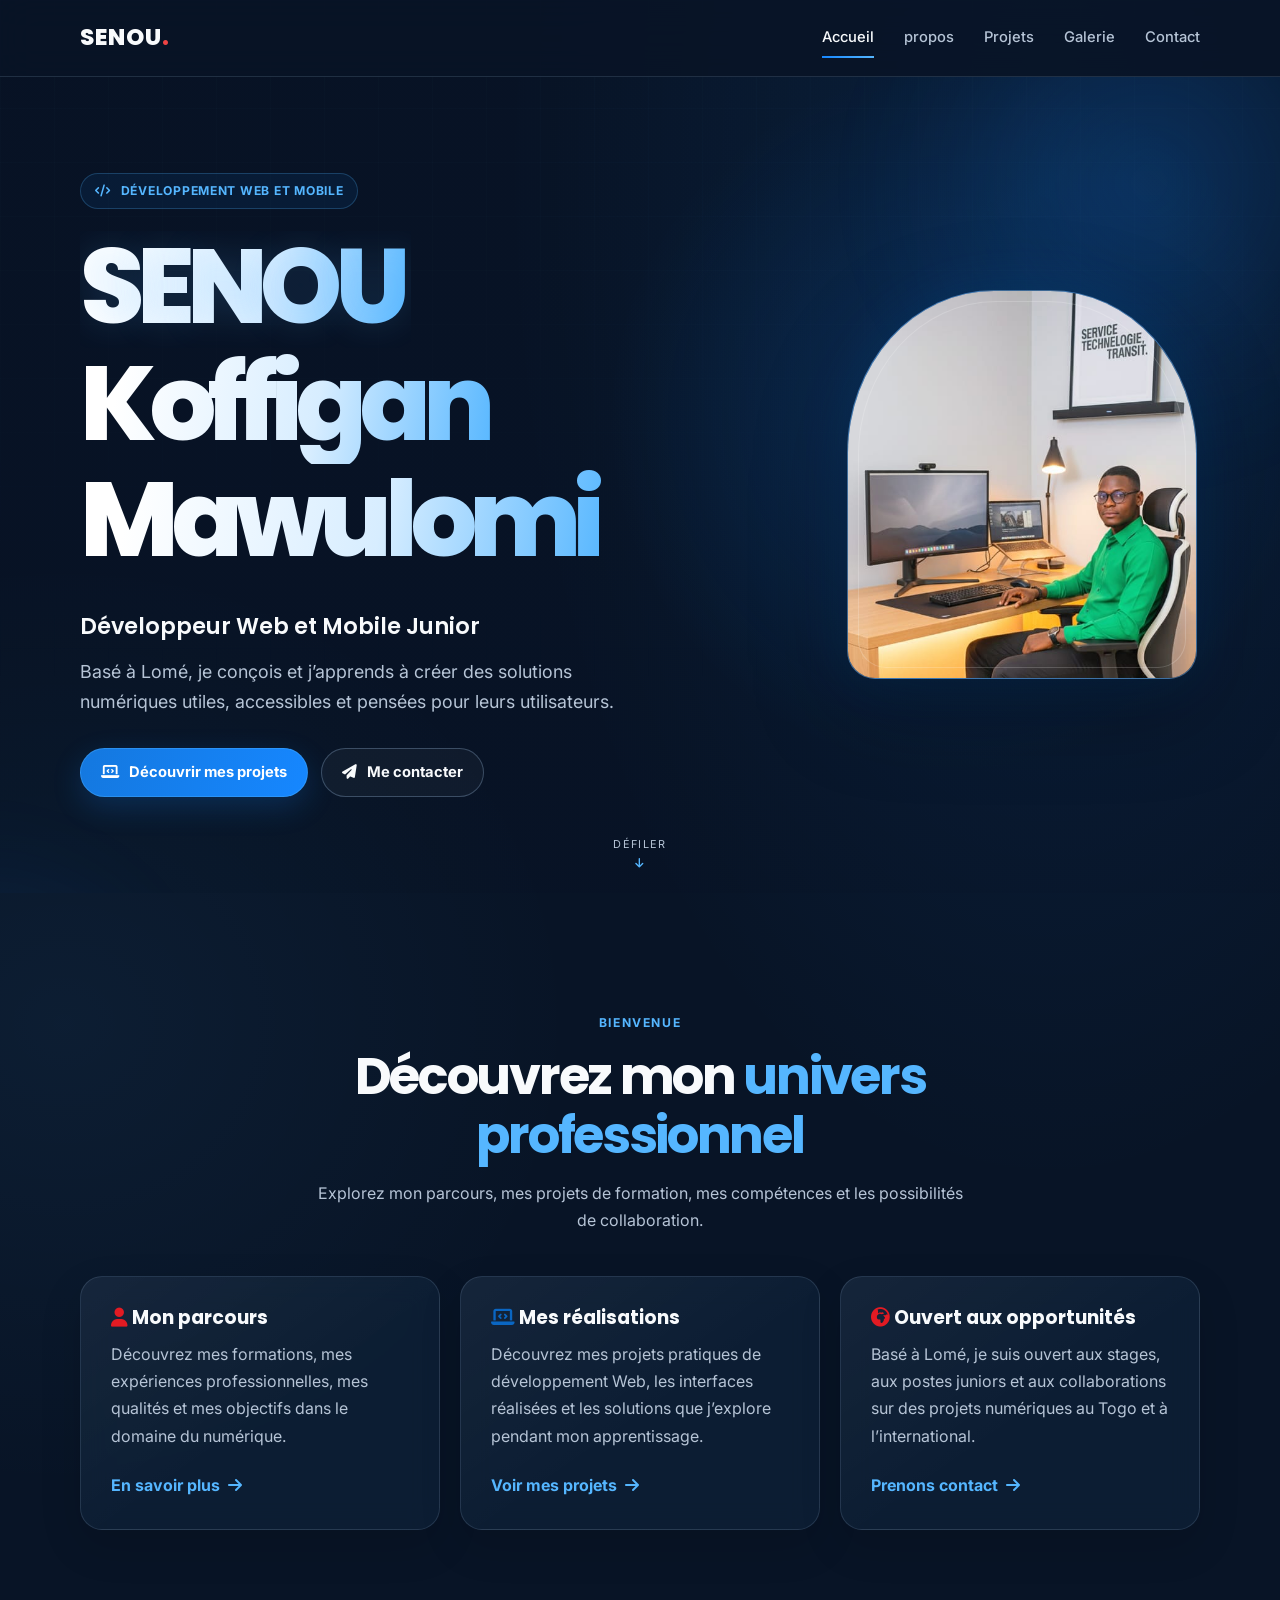
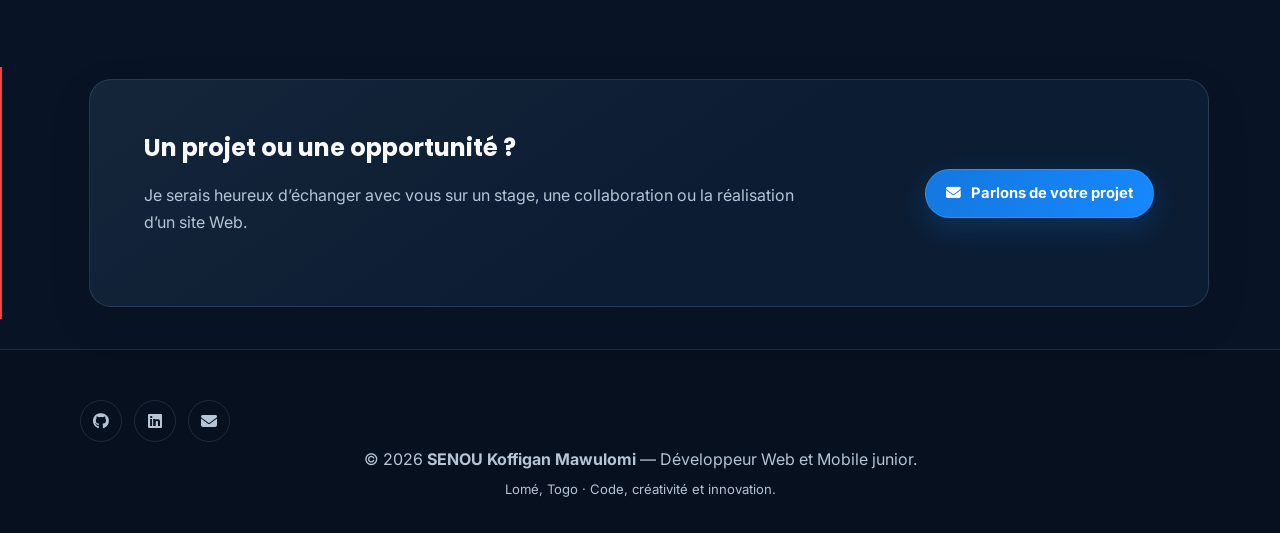
<file: index.html>
<!DOCTYPE html>
<html lang="fr">
<head>
    <meta charset="UTF-8">
    <meta name="viewport" content="width=device-width, initial-scale=1.0">

    <meta name="description" content="Portfolio de SENOU Koffigan Mawulomi, développeur Web et Mobile junior à Lomé, Togo. Découvrez ses compétences, formations et projets numériques.">

    <meta name="author" content="SENOU Koffigan Mawulomi">
    <meta name="theme-color" content="#081426">

    <title>SENOU Koffigan Mawulomi | Développeur Web et Mobile</title>

    <link rel="preconnect" href="https://fonts.googleapis.com">
    <link rel="preconnect" href="https://fonts.gstatic.com" crossorigin>

    <link href="https://fonts.googleapis.com/css2?family=Inter:wght@400;500;600;700&family=Poppins:wght@400;500;600;700;800&display=swap"
          rel="stylesheet">

    <link rel="stylesheet"
          href="https://cdnjs.cloudflare.com/ajax/libs/font-awesome/6.5.2/css/all.min.css">
    <link rel="stylesheet" href="portfolio.css">
</head>

<body class="home-page">

    <!-- Navigation principale -->
    <header class="site-header">
        <nav class="site-nav container" aria-label="Navigation principale">

            <a class="site-brand" href="index.html" aria-label="Accueil SENOU">
                SENOU<span>.</span>
            </a>

            <button class="menu-toggle"
                    id="menuToggle"
                    type="button"
                    aria-label="Ouvrir le menu"
                    aria-expanded="false"
                    aria-controls="siteNavLinks">
                <i class="fas fa-bars" aria-hidden="true"></i>
            </button>

            <ul class="site-nav-links" id="siteNavLinks">
                <li><a href="index.html" aria-current="page">Accueil</a></li>
                <li><a href="propos.html">propos</a></li>
                <li><a href="projets.html">Projets</a></li>
                <li><a href="galerie.html">Galerie</a></li>
                <li><a href="contact.html">Contact</a></li>
            </ul>

        </nav>
    </header>

    <main>

        <!-- Section d'accueil -->
        <section class="hero">
            <div class="hero-bg-glow"></div>
            <div class="hero-bg-glow-left"></div>

            <div class="container hero-content">

                <div class="hero-text">

                    <div class="badge">
                        <i class="fas fa-code" aria-hidden="true"></i>
                        Développement Web et Mobile
                    </div>

                    <h1 class="hero-name" aria-label="SENOU Koffigan Mawulomi">
                        <span class="name-word">SENOU</span>
                        <span class="name-word">Koffigan</span>
                        <span class="name-word">Mawulomi</span>
                    </h1>

                    <p class="hero-role">Développeur Web et Mobile Junior</p>

                    <p class="hero-desc">
                        Basé à Lomé, je conçois et j’apprends à créer des
                        solutions numériques utiles, accessibles et pensées
                        pour leurs utilisateurs.
                    </p>

                    <div class="btn-group">

                        <a href="projets.html" class="btn btn-primary">
                            <i class="fas fa-laptop-code"
                               aria-hidden="true"></i>
                            Découvrir mes projets
                        </a>

                        <a href="contact.html" class="btn btn-outline">
                            <i class="fas fa-paper-plane"
                               aria-hidden="true"></i>
                            Me contacter
                        </a>

                    </div>

                </div>

                <div class="hero-photo">
                    <div class="photo-frame">
                        <img src="image/senou.png.jpeg"
                             alt="Portrait de SENOU Koffigan Mawulomi"
                             width="680"
                             height="850"
                             fetchpriority="high">
                    </div>
                </div>

            </div>
            <a class="scroll-cue" href="#presentation" aria-label="Défiler vers la présentation">
                <span>Défiler</span>
                <i class="fas fa-arrow-down" aria-hidden="true"></i>
            </a>
        </section>

        <!-- Présentation des rubriques -->
        <section class="intro-section" id="presentation">
            <div class="container">

                <div class="section-heading">
                    <span class="eyebrow">Bienvenue</span>

                    <h2>
                        Découvrez mon <span>univers professionnel</span>
                    </h2>

                    <p>
                        Explorez mon parcours, mes projets de formation,
                        mes compétences et les possibilités de
                        collaboration.
                    </p>
                </div>

                <div class="content-grid">

                    <article class="content-card">
                        <h3>
                            <i class="fas fa-user"
                               style="color: #e31b23;"
                               aria-hidden="true"></i>
                            Mon parcours
                        </h3>

                        <p>
                            Découvrez mes formations, mes expériences
                            professionnelles, mes qualités et mes
                            objectifs dans le domaine du numérique.
                        </p>

                        <a class="page-link" href="propos.html">
                            En savoir plus
                            <i class="fas fa-arrow-right"
                               aria-hidden="true"></i>
                        </a>
                    </article>

                    <article class="content-card">
                        <h3>
                            <i class="fas fa-laptop-code"
                               style="color: #0a66c2;"
                               aria-hidden="true"></i>
                            Mes réalisations
                        </h3>

                        <p>
                            Découvrez mes projets pratiques de
                            développement Web, les interfaces
                            réalisées et les solutions que j’explore
                            pendant mon apprentissage.
                        </p>

                        <a class="page-link" href="projets.html">
                            Voir mes projets
                            <i class="fas fa-arrow-right"
                               aria-hidden="true"></i>
                        </a>
                    </article>

                    <article class="content-card">
                        <h3>
                            <i class="fas fa-globe-africa"
                               style="color: #e31b23;"
                               aria-hidden="true"></i>
                            Ouvert aux opportunités
                        </h3>

                        <p>
                            Basé à Lomé, je suis ouvert aux stages,
                            aux postes juniors et aux collaborations
                            sur des projets numériques au Togo et
                            à l’international.
                        </p>

                        <a class="page-link" href="contact.html">
                            Prenons contact
                            <i class="fas fa-arrow-right"
                               aria-hidden="true"></i>
                        </a>
                    </article>

                </div>
            </div>
        </section>

        <!-- Appel à la collaboration -->
        <section class="availability">
            <div class="container">

                <div class="availability-box">

                    <div>
                        <h2>Un projet ou une opportunité ?</h2>

                        <p>
                            Je serais heureux d’échanger avec vous
                            sur un stage, une collaboration ou la
                            réalisation d’un site Web.
                        </p>
                    </div>

                    <a href="contact.html" class="btn btn-primary">
                        <i class="fas fa-envelope"
                           aria-hidden="true"></i>
                        Parlons de votre projet
                    </a>

                </div>

            </div>
        </section>

    </main>

    <!-- Pied de page -->
    <footer class="site-footer">
        <div class="container">

            <div class="footer-socials">

                <a href="https://github.com/senoumawulomi-pixel"
                   target="_blank"
                   rel="noopener noreferrer"
                   aria-label="Mon profil GitHub">
                    <i class="fab fa-github"
                       aria-hidden="true"></i>
                </a>

                <a href="https://www.linkedin.com/in/mawulomi-senou-1a04922b0/"
                   target="_blank"
                   rel="noopener noreferrer"
                   aria-label="Mon profil LinkedIn">
                    <i class="fab fa-linkedin"
                       aria-hidden="true"></i>
                </a>

                <a href="mailto:senoumawulomi@gmail.com"
                   aria-label="M’envoyer un e-mail">
                    <i class="fas fa-envelope"
                       aria-hidden="true"></i>
                </a>

            </div>

            <p>
                © <span id="currentYear">2026</span>
                <strong>SENOU Koffigan Mawulomi</strong>
                — Développeur Web et Mobile junior.
            </p>

            <p style="margin-top: 5px; font-size: 0.82rem;">
                Lomé, Togo · Code, créativité et innovation.
            </p>

        </div>
    </footer>

    <script src="portfolio.js" defer></script>

</body>
</html>
</file>
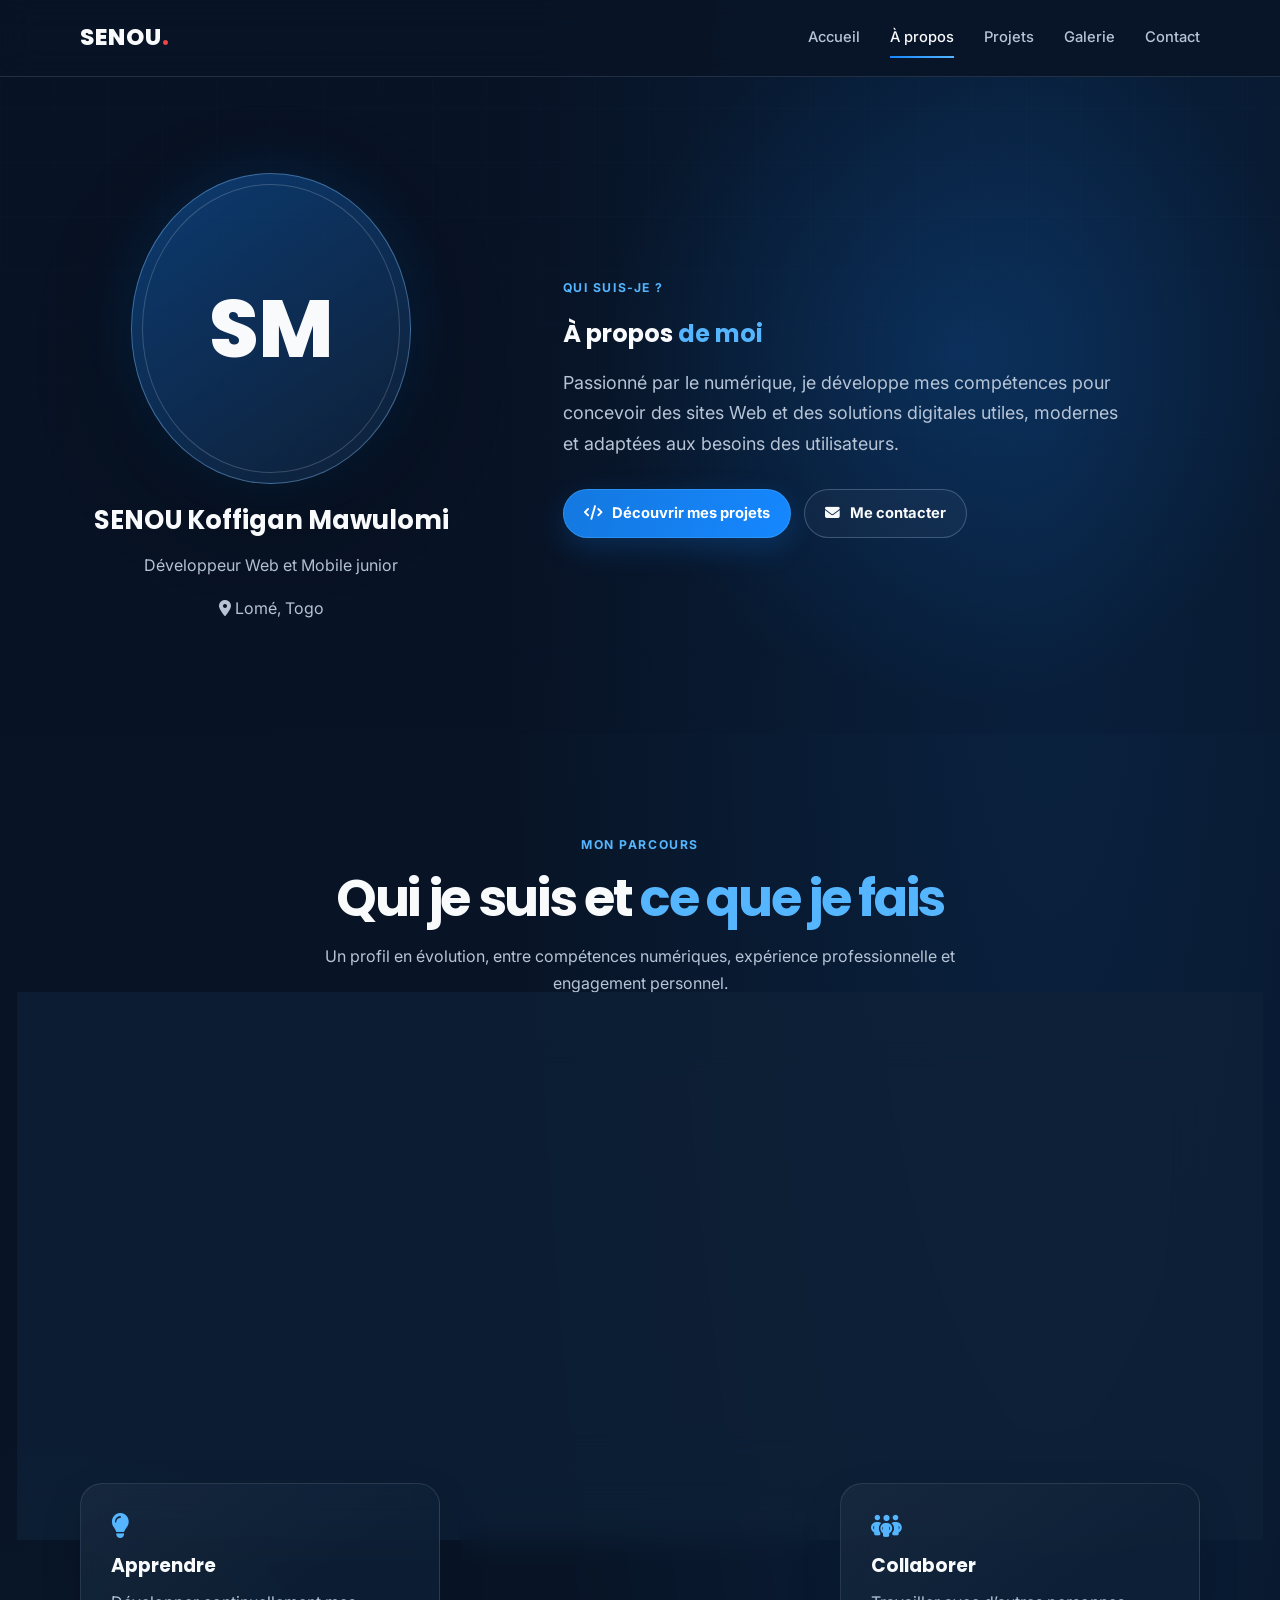
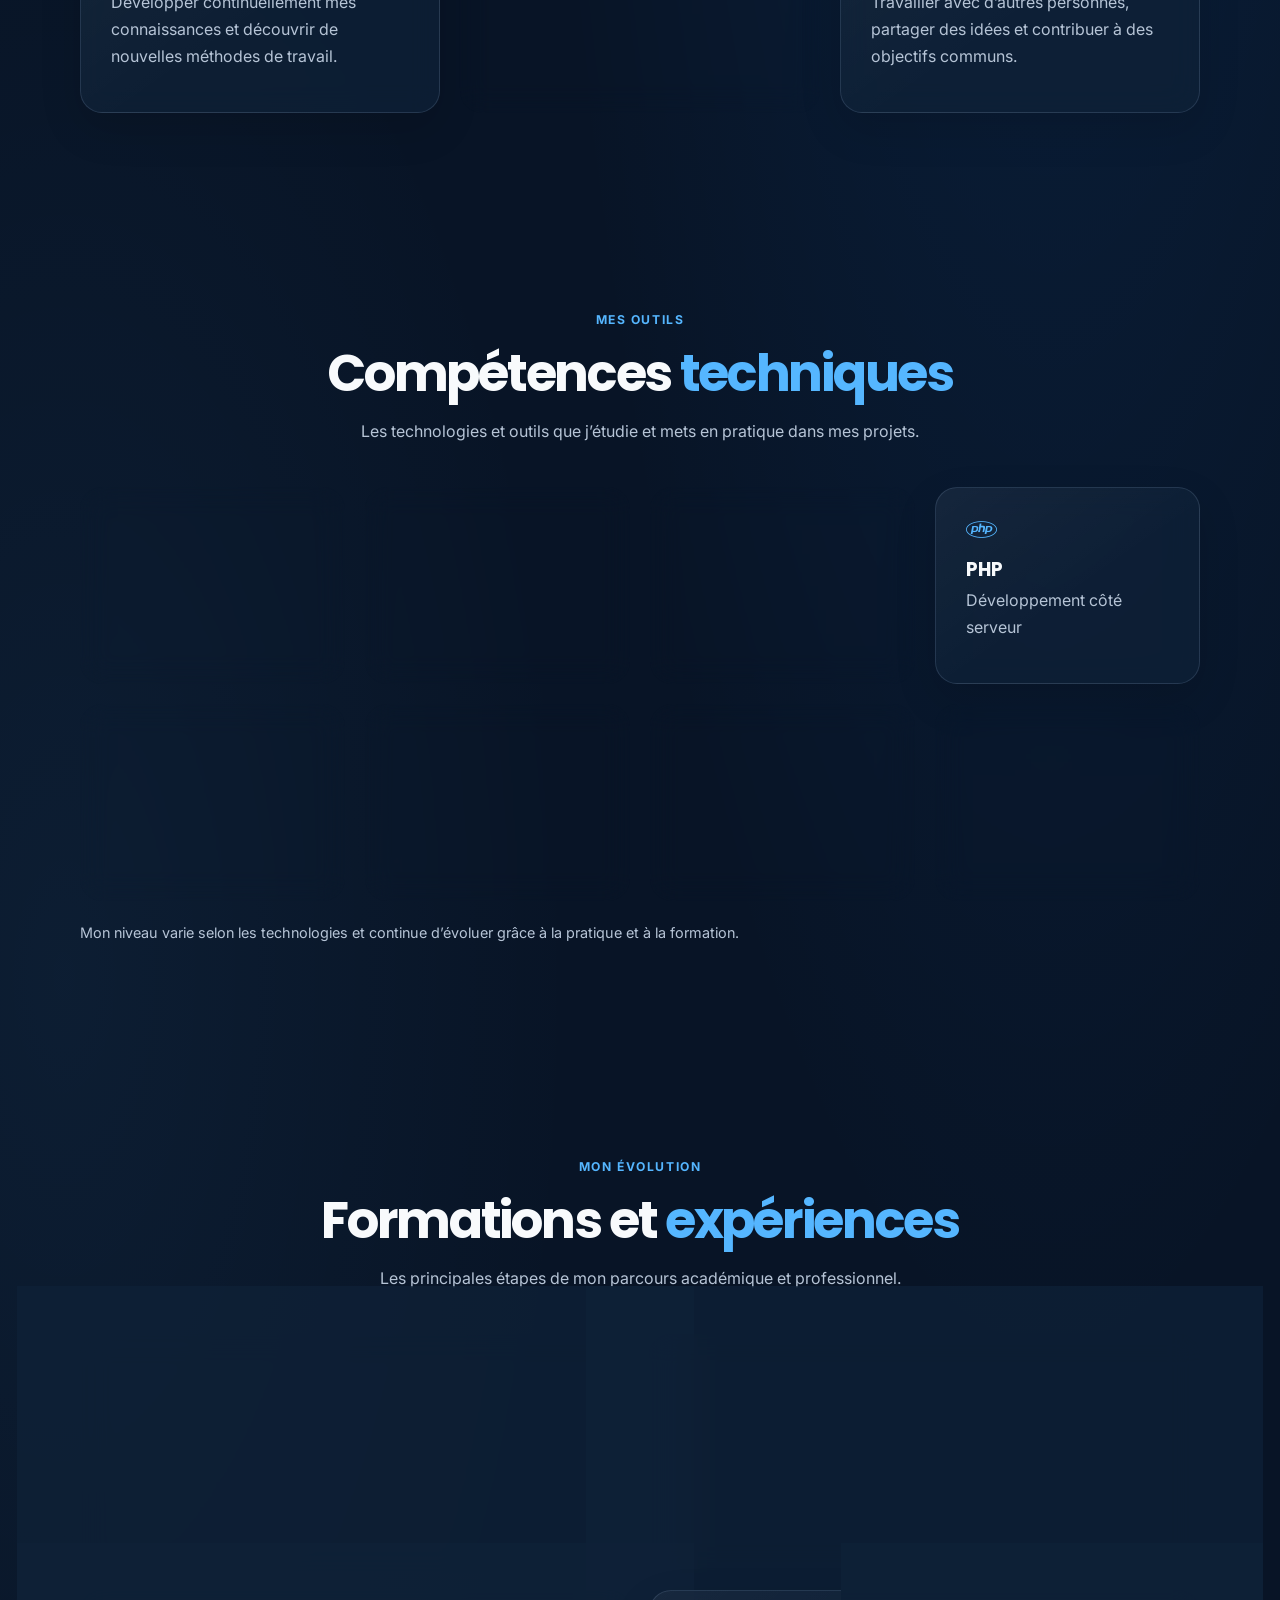
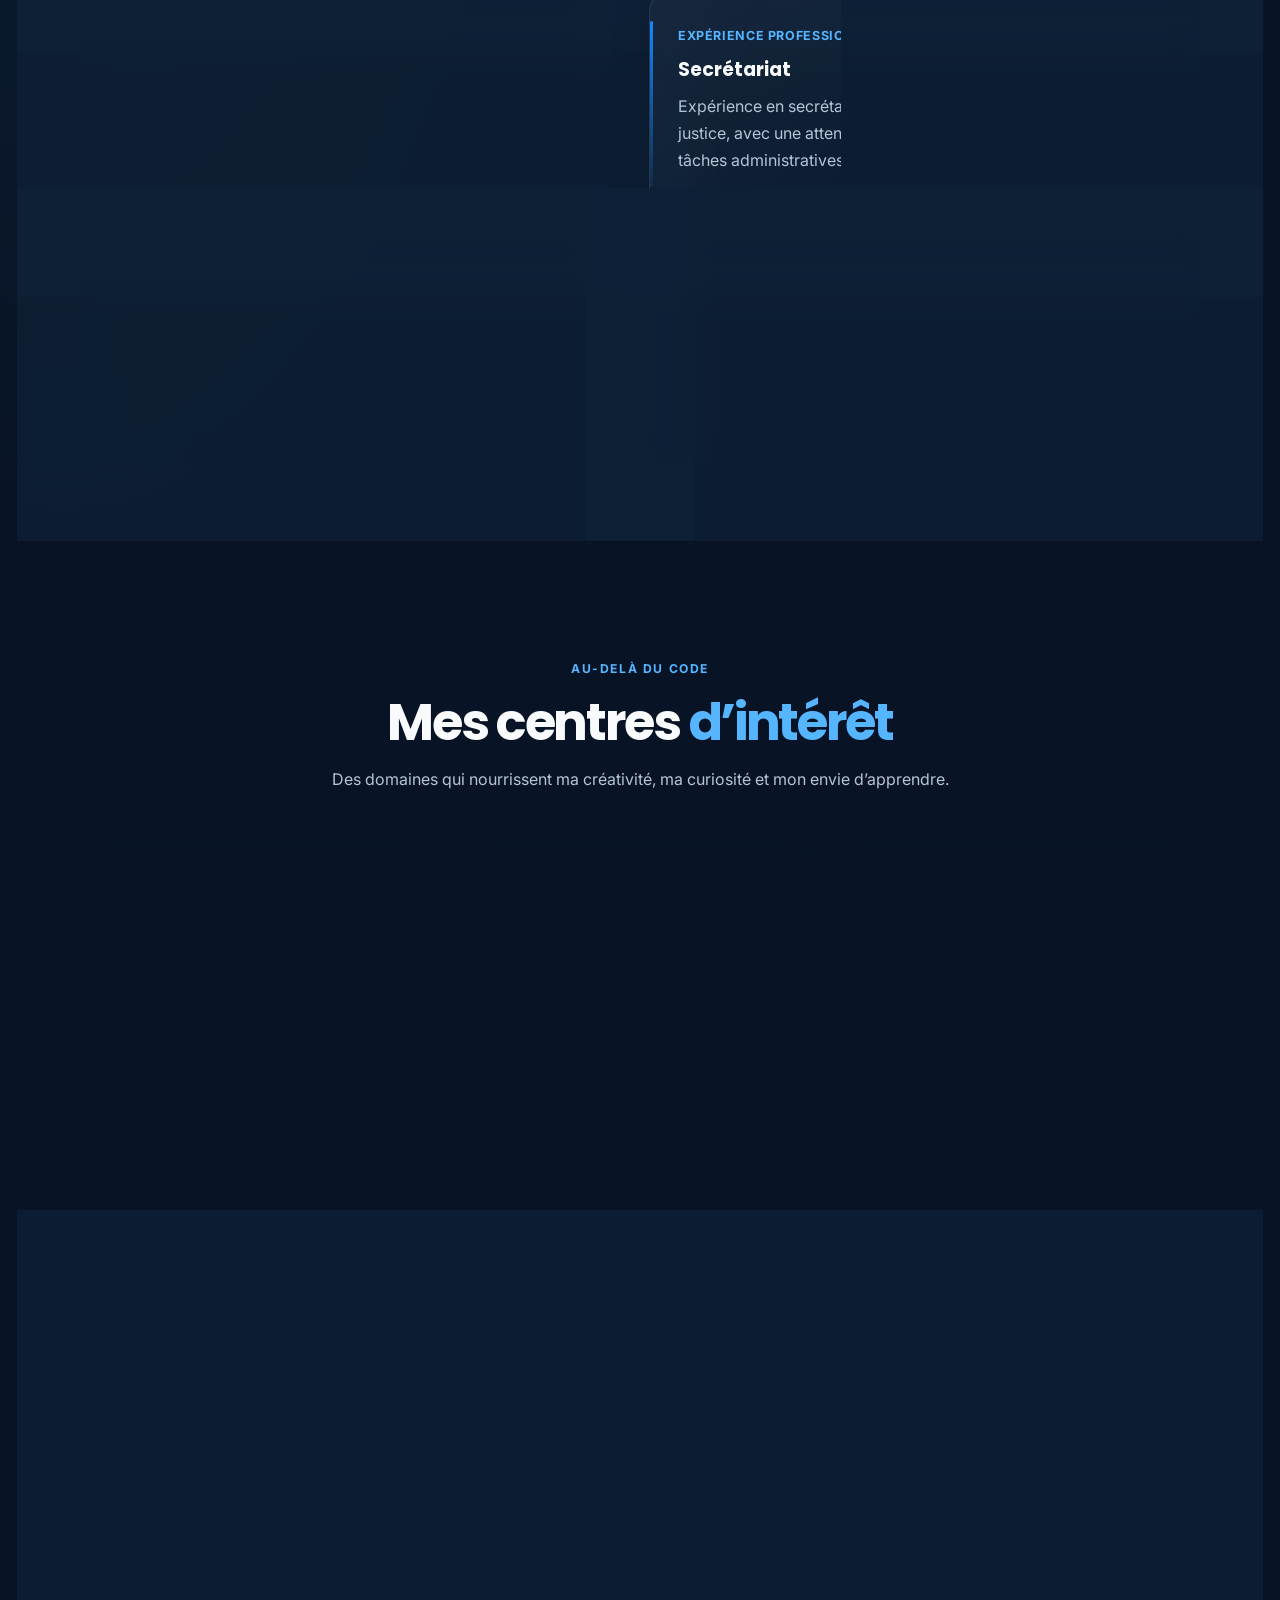
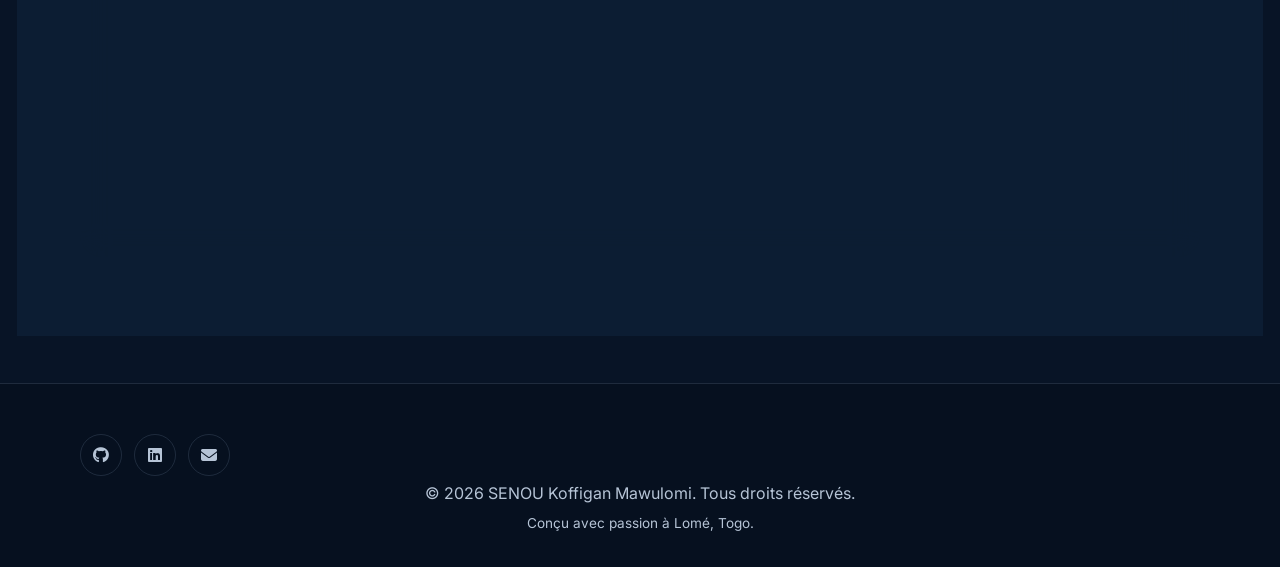
<file: apropos.html>
<!DOCTYPE html>
<html lang="fr">
<head>
    <meta charset="UTF-8">
    <meta name="viewport" content="width=device-width, initial-scale=1.0">

    <meta name="description" content="Découvrez le parcours, les compétences et les projets de SENOU Koffigan Mawulomi, développeur Web et Mobile junior à Lomé, Togo.">

    <meta name="author" content="SENOU Koffigan Mawulomi">

    <title>À propos | SENOU Koffigan Mawulomi</title>

    <!-- Icônes -->
    <link rel="stylesheet"
          href="https://cdnjs.cloudflare.com/ajax/libs/font-awesome/6.5.2/css/all.min.css">
    <link href="https://fonts.googleapis.com/css2?family=Inter:wght@400;500;600;700&family=Poppins:wght@400;500;600;700;800&display=swap"
          rel="stylesheet">
    <link rel="stylesheet" href="portfolio.css">
</head>

<body class="about-page">

    <!-- Navigation -->
    <header>
        <nav class="container">
            <a href="index.html" class="logo">SENOU<span>.</span></a>

            <button class="menu-toggle"
                    id="menuToggle"
                    type="button"
                    aria-label="Ouvrir le menu"
                    aria-expanded="false"
                    aria-controls="navLinks">
                <i class="fas fa-bars" aria-hidden="true"></i>
            </button>

            <ul class="nav-links" id="navLinks">
                <li><a href="index.html">Accueil</a></li>
                <li><a href="apropos.html" class="active">À propos</a></li>
                <li><a href="projets.html">Projets</a></li>
                <li><a href="galerie.html">Galerie</a></li>
                <li><a href="contact.html">Contact</a></li>
            </ul>
        </nav>
    </header>

    <main>

        <!-- Présentation -->
        <section class="hero">
            <div class="container hero-grid">

                <div class="profile">
                    <div class="avatar" aria-label="Initiales SM">SM</div>

                    <h2>SENOU Koffigan Mawulomi</h2>

                    <p class="role">Développeur Web et Mobile junior</p>

                    <p class="location">
                        <i class="fas fa-location-dot"></i>
                        Lomé, Togo
                    </p>
                </div>

                <div>
                    <span class="eyebrow">Qui suis-je ?</span>

                    <h1>
                        À propos <span>de moi</span>
                    </h1>

                    <p class="hero-description">
                        Passionné par le numérique, je développe mes
                        compétences pour concevoir des sites Web et
                        des solutions digitales utiles, modernes et
                        adaptées aux besoins des utilisateurs.
                    </p>

                    <div class="buttons">
                        <a href="projets.html" class="btn btn-primary">
                            <i class="fas fa-code"></i>
                            Découvrir mes projets
                        </a>

                        <a href="contact.html" class="btn btn-outline">
                            <i class="fas fa-envelope"></i>
                            Me contacter
                        </a>
                    </div>
                </div>

            </div>
        </section>

        <!-- Présentation détaillée -->
        <section class="content-section">
            <div class="container">

                <div class="section-heading">
                    <span class="eyebrow">Mon parcours</span>
                    <h2>Qui je suis et <span>ce que je fais</span></h2>
                    <p>
                        Un profil en évolution, entre compétences
                        numériques, expérience professionnelle et
                        engagement personnel.
                    </p>
                </div>

                <div class="glass-card">
                    <p>
                        Je suis <strong>SENOU Koffigan Mawulomi</strong>,
                        développeur Web et Mobile junior basé à Lomé,
                        au Togo. Après avoir suivi une formation en
                        développement Web et Mobile avec le programme
                        <strong>D-CLIC de l’OIF</strong>, je poursuis
                        actuellement mon perfectionnement à
                        <strong>l’ADN Academy</strong>.
                    </p>

                    <p>
                        Je mets en pratique mes connaissances en
                        HTML, CSS, JavaScript, PHP et MySQL à travers
                        des projets de formation et de conception de
                        sites Web. Je m’intéresse particulièrement à
                        la qualité des interfaces, à l’expérience
                        utilisateur et à la création de solutions
                        numériques adaptées aux besoins réels.
                    </p>

                    <p>
                        Mon parcours comprend également une expérience
                        dans le transit et l’import-export, ainsi que
                        dans le secrétariat et l’engagement bénévole
                        auprès du CDEJ. Ces expériences contribuent à
                        renforcer mon sens de l’organisation, ma
                        rigueur, mon autonomie et mon esprit d’équipe.
                    </p>

                    <p>
                        Curieux, motivé et désireux de progresser,
                        je souhaite participer à des projets concrets,
                        acquérir davantage d’expérience professionnelle
                        et approfondir progressivement mes connaissances
                        en cybersécurité.
                    </p>
                </div>

                <div class="values-grid">

                    <div class="value-card">
                        <i class="fas fa-lightbulb"></i>
                        <h3>Apprendre</h3>
                        <p>
                            Développer continuellement mes connaissances
                            et découvrir de nouvelles méthodes de travail.
                        </p>
                    </div>

                    <div class="value-card">
                        <i class="fas fa-laptop-code"></i>
                        <h3>Créer</h3>
                        <p>
                            Mettre mes compétences en pratique pour
                            concevoir des interfaces et des solutions
                            numériques utiles.
                        </p>
                    </div>

                    <div class="value-card">
                        <i class="fas fa-people-group"></i>
                        <h3>Collaborer</h3>
                        <p>
                            Travailler avec d’autres personnes,
                            partager des idées et contribuer à des
                            objectifs communs.
                        </p>
                    </div>

                </div>
            </div>
        </section>

        <!-- Compétences -->
        <section class="content-section" id="competences">
            <div class="container">

                <div class="section-heading">
                    <span class="eyebrow">Mes outils</span>
                    <h2>Compétences <span>techniques</span></h2>
                    <p>
                        Les technologies et outils que j’étudie et
                        mets en pratique dans mes projets.
                    </p>
                </div>

                <div class="skills-grid">

                    <div class="skill-card">
                        <i class="fab fa-html5"></i>
                        <h3>HTML5</h3>
                        <p>Structure des pages Web</p>
                    </div>

                    <div class="skill-card">
                        <i class="fab fa-css3-alt"></i>
                        <h3>CSS3</h3>
                        <p>Design et mise en page responsive</p>
                    </div>

                    <div class="skill-card">
                        <i class="fab fa-js"></i>
                        <h3>JavaScript</h3>
                        <p>Interactions et dynamisme des pages</p>
                    </div>

                    <div class="skill-card">
                        <i class="fab fa-php"></i>
                        <h3>PHP</h3>
                        <p>Développement côté serveur</p>
                    </div>

                    <div class="skill-card">
                        <i class="fas fa-database"></i>
                        <h3>MySQL</h3>
                        <p>Bases de données</p>
                    </div>

                    <div class="skill-card">
                        <i class="fas fa-wind"></i>
                        <h3>Tailwind CSS</h3>
                        <p>Création d’interfaces Web</p>
                    </div>

                    <div class="skill-card">
                        <i class="fab fa-git-alt"></i>
                        <h3>Git / GitHub</h3>
                        <p>Gestion de versions selon ma pratique</p>
                    </div>

                    <div class="skill-card">
                        <i class="fas fa-pen-ruler"></i>
                        <h3>Conception UI</h3>
                        <p>Maquettes et réflexion sur l’interface</p>
                    </div>

                </div>

                <p class="notice">
                    Mon niveau varie selon les technologies et continue
                    d’évoluer grâce à la pratique et à la formation.
                </p>
            </div>
        </section>

        <!-- Formation et expérience -->
        <section class="content-section">
            <div class="container">

                <div class="section-heading">
                    <span class="eyebrow">Mon évolution</span>
                    <h2>Formations et <span>expériences</span></h2>
                    <p>
                        Les principales étapes de mon parcours
                        académique et professionnel.
                    </p>
                </div>

                <div class="timeline">

                    <div class="timeline-item">
                        <span class="date">En cours</span>
                        <h3>ADN Academy</h3>
                        <p>
                            <strong>Développement Web et Web Mobile</strong>
                        </p>
                        <p>
                            Perfectionnement technique et réalisation
                            de projets pratiques dans le cadre de
                            la formation.
                        </p>
                    </div>

                    <div class="timeline-item">
                        <span class="date">Formation terminée</span>
                        <h3>Programme D-CLIC — OIF</h3>
                        <p>
                            <strong>Développement Web et Mobile</strong>
                        </p>
                        <p>
                            Formation aux technologies du Web et
                            réalisation de travaux pratiques.
                            Attestation de participation selon le
                            document obtenu.
                        </p>
                    </div>

                    <div class="timeline-item">
                        <span class="date">Expérience professionnelle</span>
                        <h3>Transit et import-export — G.T.I</h3>
                        <p>
                            Expérience pratique dans le secteur du
                            transit et des opérations d’import-export
                            au sein de STE GROUPE TRANSIT INTERNATIONAL.
                        </p>
                    </div>

                    <div class="timeline-item">
                        <span class="date">Expérience professionnelle</span>
                        <h3>Secrétariat</h3>
                        <p>
                            Expérience en secrétariat au sein d’un
                            cabinet d’huissier de justice, avec une
                            attention portée à l’organisation et
                            au suivi des tâches administratives.
                        </p>
                    </div>

                    <div class="timeline-item">
                        <span class="date">Engagement bénévole</span>
                        <h3>CDEJ compassion International</h3>
                        <p>
                            Participation à des activités d’encadrement
                            et d’animation. Cette expérience m’a permis
                            de développer le sens des responsabilités,
                            la communication et le travail en équipe.
                        </p>
                    </div>

                    <div class="timeline-item">
                        <span class="date">Diplôme obtenu</span>
                        <h3>Baccalauréat deuxième partie</h3>
                        <p>
                            <strong>Bac II — Série littéraire</strong>
                        </p>
                    </div>

                </div>
            </div>
        </section>

        <!-- Centres d'intérêt -->
        <section class="content-section">
            <div class="container">

                <div class="section-heading">
                    <span class="eyebrow">Au-delà du code</span>
                    <h2>Mes centres <span>d’intérêt</span></h2>
                    <p>
                        Des domaines qui nourrissent ma créativité,
                        ma curiosité et mon envie d’apprendre.
                    </p>
                </div>

                <div class="interests-grid">

                    <div class="interest-card">
                        <i class="fas fa-music"></i>
                        <h3>Musique</h3>
                        <p>
                            Pratique du piano, de la basse,
                            de la guitare, de la batterie et du chant.
                        </p>
                    </div>

                    <div class="interest-card">
                        <i class="fas fa-shield-halved"></i>
                        <h3>Cybersécurité</h3>
                        <p>
                            Intérêt pour la sécurité informatique,
                            la protection des systèmes et
                            l’apprentissage des bonnes pratiques.
                        </p>
                    </div>

                    <div class="interest-card">
                        <i class="fas fa-rocket"></i>
                        <h3>Innovation numérique</h3>
                        <p>
                            Découverte de nouvelles technologies
                            et recherche d’idées pour résoudre
                            des problèmes concrets.
                        </p>
                    </div>

                </div>
            </div>
        </section>

        <!-- Objectifs professionnels -->
        <section class="content-section">
            <div class="container">

                <div class="goal-box">
                    <span class="eyebrow">La suite de mon parcours</span>

                    <h2>Mes objectifs professionnels</h2>

                    <p>
                        Je souhaite contribuer à la réalisation de
                        solutions numériques pratiques, modernes
                        et adaptées aux besoins des utilisateurs.
                        Mon objectif est de continuer à progresser
                        dans le développement Web et Mobile tout en
                        approfondissant progressivement la cybersécurité.
                    </p>

                    <p>
                        Je suis ouvert aux opportunités de stage,
                        aux postes juniors et aux collaborations
                        sur des projets Web. Basé à Lomé, je m’intéresse
                        également aux possibilités professionnelles
                        au Togo et à l’international, notamment au
                        Luxembourg et au Canada.
                    </p>

                    <div class="buttons"
                         style="justify-content: center;">

                        <a href="projets.html" class="btn btn-primary">
                            <i class="fas fa-folder-open"></i>
                            Voir mes projets
                        </a>

                        <a href="contact.html" class="btn btn-outline">
                            <i class="fas fa-paper-plane"></i>
                            Discutons d’un projet
                        </a>

                    </div>
                </div>

            </div>
        </section>

    </main>

    <!-- Pied de page -->
    <footer>
        <div class="container">

            <div class="social-links">
                <a href="https://github.com/senoumawulomi-pixel"
                   target="_blank"
                   rel="noopener noreferrer"
                   aria-label="GitHub">
                    <i class="fab fa-github"></i>
                </a>

                <a href="https://www.linkedin.com/in/mawulomi-senou-1a04922b0/"
                   target="_blank"
                   rel="noopener noreferrer"
                   aria-label="LinkedIn">
                    <i class="fab fa-linkedin"></i>
                </a>

                <a href="mailto:senoumawulomi@gmail.com"
                   aria-label="Envoyer un e-mail">
                    <i class="fas fa-envelope"></i>
                </a>
            </div>

            <p>
                © <span id="year"></span>
                <span class="footer-name">SENOU Koffigan Mawulomi</span>.
                Tous droits réservés.
            </p>

            <p style="font-size: 0.85rem; margin-top: 5px;">
                Conçu avec passion à Lomé, Togo.
            </p>

        </div>
    </footer>

    <script src="portfolio.js" defer></script>

</body>
</html>
</file>
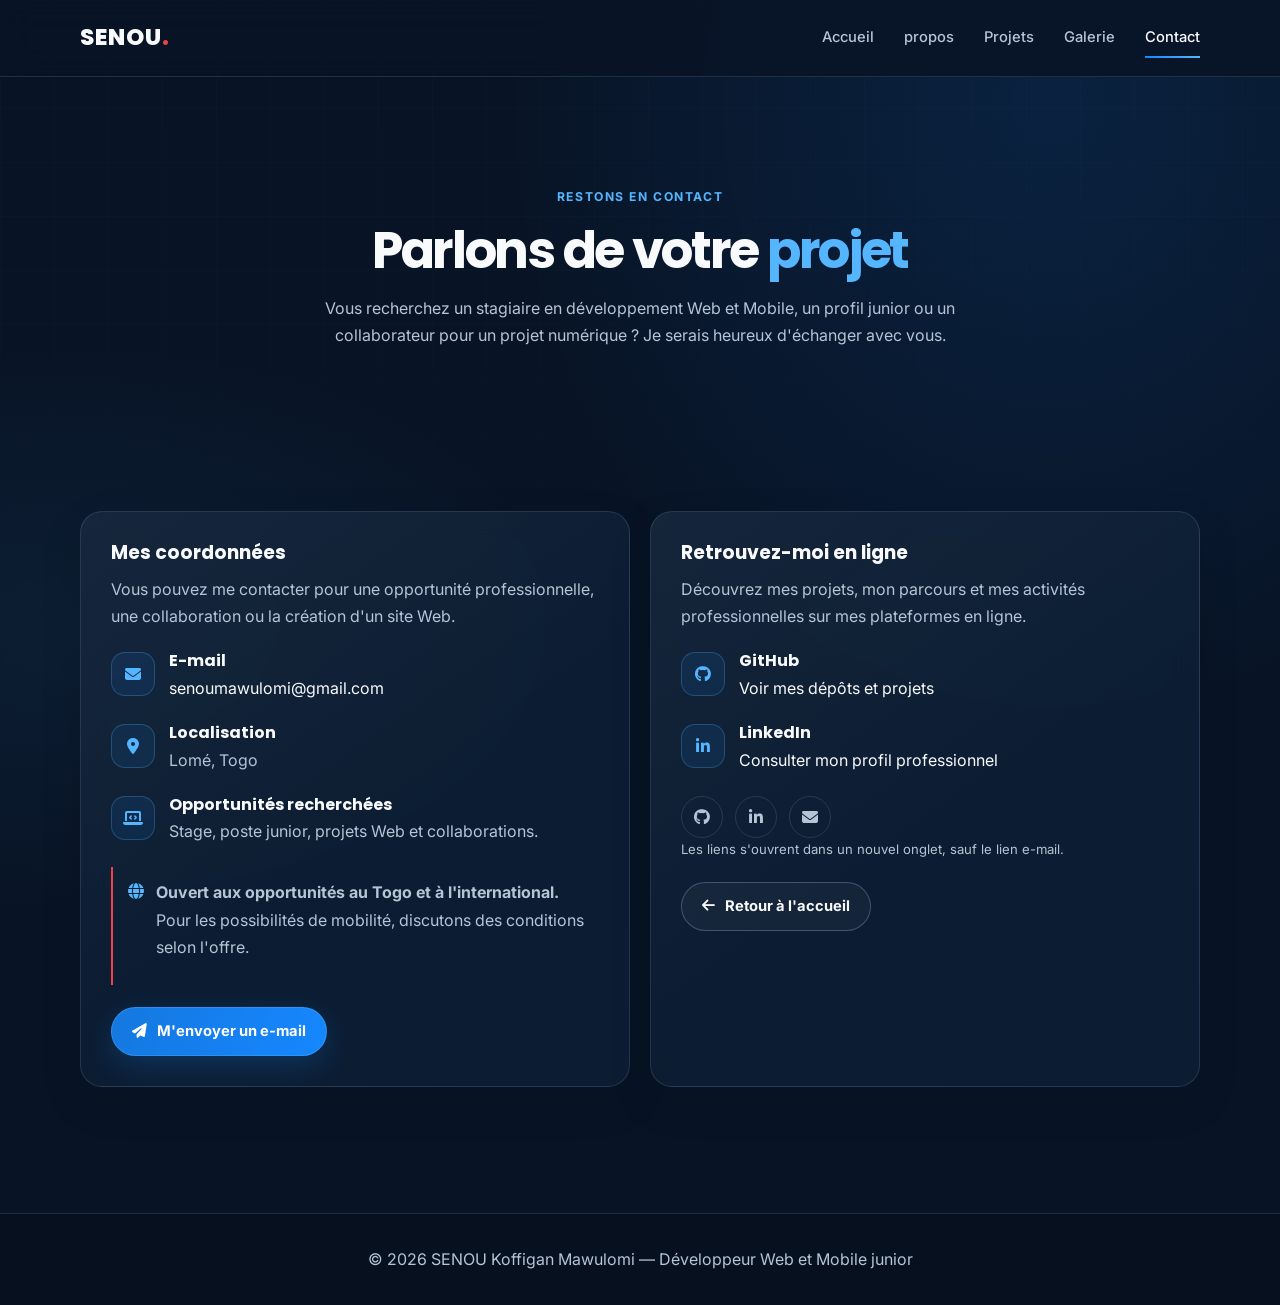
<file: contact.html>
<!DOCTYPE html>
<html lang="fr">
<head>
    <meta charset="UTF-8">
    <meta name="viewport" content="width=device-width, initial-scale=1.0">

    <meta name="description"
          content="Contactez SENOU Koffigan Mawulomi, développeur Web et Mobile junior basé à Lomé, Togo, pour un stage, un emploi ou un projet numérique.">

    <meta name="theme-color" content="#081426">

    <title>Contact | SENOU Koffigan Mawulomi</title>

    <link rel="preconnect" href="https://fonts.googleapis.com">
    <link rel="preconnect" href="https://fonts.gstatic.com" crossorigin>

    <link href="https://fonts.googleapis.com/css2?family=Inter:wght@400;500;600;700&family=Poppins:wght@400;500;600;700;800&display=swap"
          rel="stylesheet">

    <link rel="stylesheet"
          href="https://cdnjs.cloudflare.com/ajax/libs/font-awesome/6.5.0/css/all.min.css">
    <link rel="stylesheet" href="portfolio.css">
</head>

<body class="contact-page">

    <header class="site-header">
        <nav class="site-nav" aria-label="Navigation principale">

            <a class="site-brand" href="index.html">
                SENOU<span>.</span>
            </a>

            <button class="menu-toggle"
                    id="menuToggle"
                    type="button"
                    aria-label="Ouvrir le menu"
                    aria-expanded="false"
                    aria-controls="siteNavLinks">
                <i class="fas fa-bars" aria-hidden="true"></i>
                Menu
            </button>

            <ul class="site-nav-links" id="siteNavLinks">
                <li><a href="index.html">Accueil</a></li>
                <li><a href="propos.html">propos</a></li>
                <li><a href="projets.html">Projets</a></li>
                <li><a href="galerie.html">Galerie</a></li>
                <li><a href="contact.html" aria-current="page">Contact</a></li>
            </ul>

        </nav>
    </header>

    <main>

        <section class="page-heading">
            <div class="container">
                <span class="eyebrow">Restons en contact</span>

                <h1>Parlons de votre <span>projet</span></h1>

                <p>
                    Vous recherchez un stagiaire en développement Web et Mobile,
                    un profil junior ou un collaborateur pour un projet numérique ?
                    Je serais heureux d'échanger avec vous.
                </p>
            </div>
        </section>

        <section class="contact-section">
            <div class="container">

                <div class="contact-layout">

                    <!-- Coordonnées -->
                    <div class="contact-card">
                        <h2>Mes coordonnées</h2>

                        <p>
                            Vous pouvez me contacter pour une opportunité
                            professionnelle, une collaboration ou la création
                            d'un site Web.
                        </p>

                        <div class="contact-method">
                            <div class="contact-icon">
                                <i class="fas fa-envelope" aria-hidden="true"></i>
                            </div>

                            <div>
                                <h3>E-mail</h3>
                                <a href="mailto:senoumawulomi@gmail.com">
                                    senoumawulomi@gmail.com
                                </a>
                            </div>
                        </div>

                        <div class="contact-method">
                            <div class="contact-icon">
                                <i class="fas fa-location-dot" aria-hidden="true"></i>
                            </div>

                            <div>
                                <h3>Localisation</h3>
                                <p>Lomé, Togo</p>
                            </div>
                        </div>

                        <div class="contact-method">
                            <div class="contact-icon">
                                <i class="fas fa-laptop-code" aria-hidden="true"></i>
                            </div>

                            <div>
                                <h3>Opportunités recherchées</h3>
                                <p>
                                    Stage, poste junior, projets Web et collaborations.
                                </p>
                            </div>
                        </div>

                        <div class="availability">
                            <i class="fas fa-globe" aria-hidden="true"></i>
                            <p>
                                <strong>Ouvert aux opportunités au Togo et à l'international.</strong>
                                <br>
                                Pour les possibilités de mobilité, discutons des conditions
                                selon l'offre.
                            </p>
                        </div>

                        <div class="contact-actions">
                            <a class="btn btn-primary"
                               href="mailto:senoumawulomi@gmail.com?subject=Contact%20depuis%20votre%20portfolio">
                                <i class="fas fa-paper-plane" aria-hidden="true"></i>
                                M'envoyer un e-mail
                            </a>
                        </div>
                    </div>

                    <!-- Réseaux et profil professionnel -->
                    <div class="contact-card">
                        <h2>Retrouvez-moi en ligne</h2>

                        <p>
                            Découvrez mes projets, mon parcours et mes activités
                            professionnelles sur mes plateformes en ligne.
                        </p>

                        <div class="contact-method">
                            <div class="contact-icon">
                                <i class="fab fa-github" aria-hidden="true"></i>
                            </div>

                            <div>
                                <h3>GitHub</h3>
                                <a href="https://github.com/senoumawulomi-pixel"
                                   target="_blank"
                                   rel="noopener noreferrer">
                                    Voir mes dépôts et projets
                                </a>
                            </div>
                        </div>

                        <div class="contact-method">
                            <div class="contact-icon">
                                <i class="fab fa-linkedin-in" aria-hidden="true"></i>
                            </div>

                            <div>
                                <h3>LinkedIn</h3>
                                <a href="https://www.linkedin.com/in/mawulomi-senou-1a04922b0/"
                                   target="_blank"
                                   rel="noopener noreferrer">
                                    Consulter mon profil professionnel
                                </a>
                            </div>
                        </div>

                        <div class="social-links">
                            <a class="social-link"
                               href="https://github.com/senoumawulomi-pixel"
                               target="_blank"
                               rel="noopener noreferrer"
                               aria-label="GitHub">
                                <i class="fab fa-github" aria-hidden="true"></i>
                            </a>

                            <a class="social-link"
                               href="https://www.linkedin.com/in/mawulomi-senou-1a04922b0/"
                               target="_blank"
                               rel="noopener noreferrer"
                               aria-label="LinkedIn">
                                <i class="fab fa-linkedin-in" aria-hidden="true"></i>
                            </a>

                            <a class="social-link"
                               href="mailto:senoumawulomi@gmail.com"
                               aria-label="Envoyer un e-mail">
                                <i class="fas fa-envelope" aria-hidden="true"></i>
                            </a>
                        </div>

                        <p class="social-note">
                            Les liens s'ouvrent dans un nouvel onglet, sauf le lien e-mail.
                        </p>

                        <div class="contact-actions">
                            <a class="btn btn-secondary"
                               href="index.html">
                                <i class="fas fa-arrow-left" aria-hidden="true"></i>
                                Retour à l'accueil
                            </a>
                        </div>
                    </div>

                </div>
            </div>
        </section>

    </main>

    <footer>
        <p>
            © <span id="currentYear">2026</span>
            SENOU Koffigan Mawulomi — Développeur Web et Mobile junior
        </p>
    </footer>

    <script src="portfolio.js" defer></script>

</body>
</html>
</file>
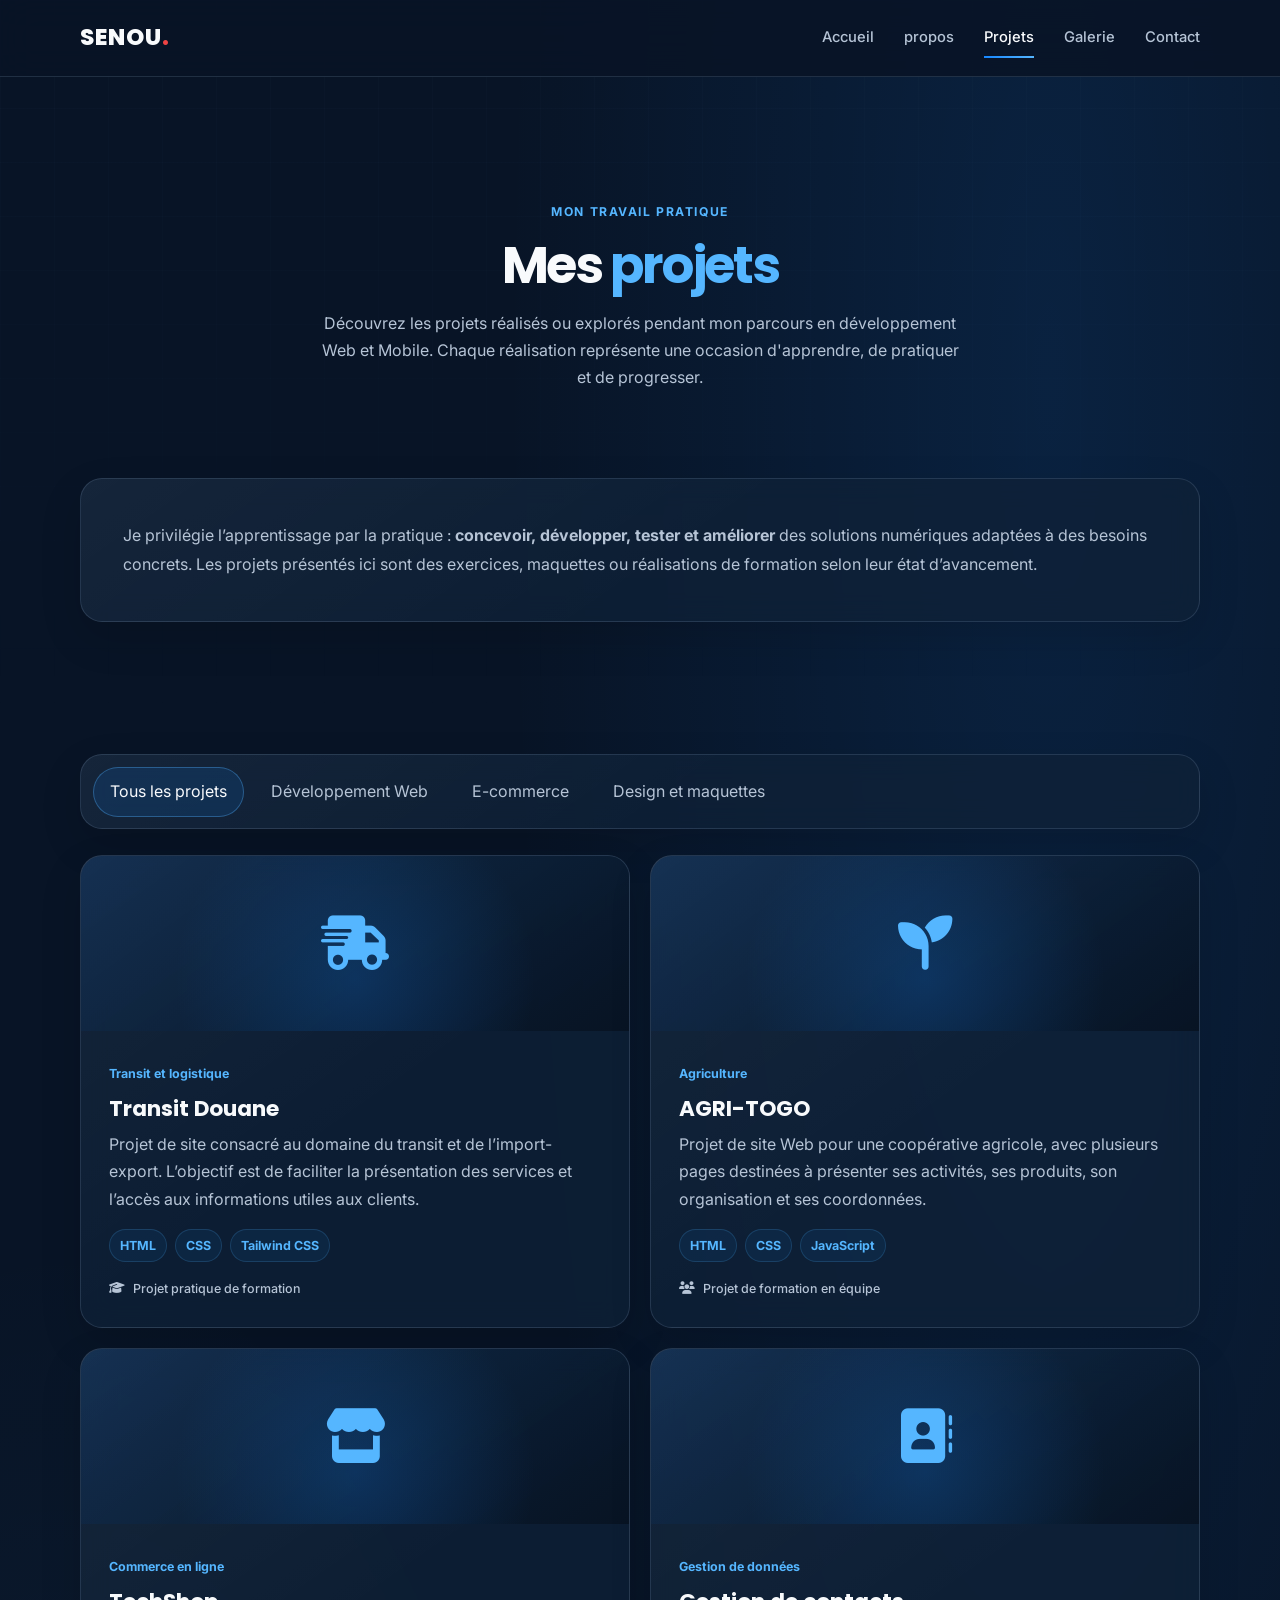
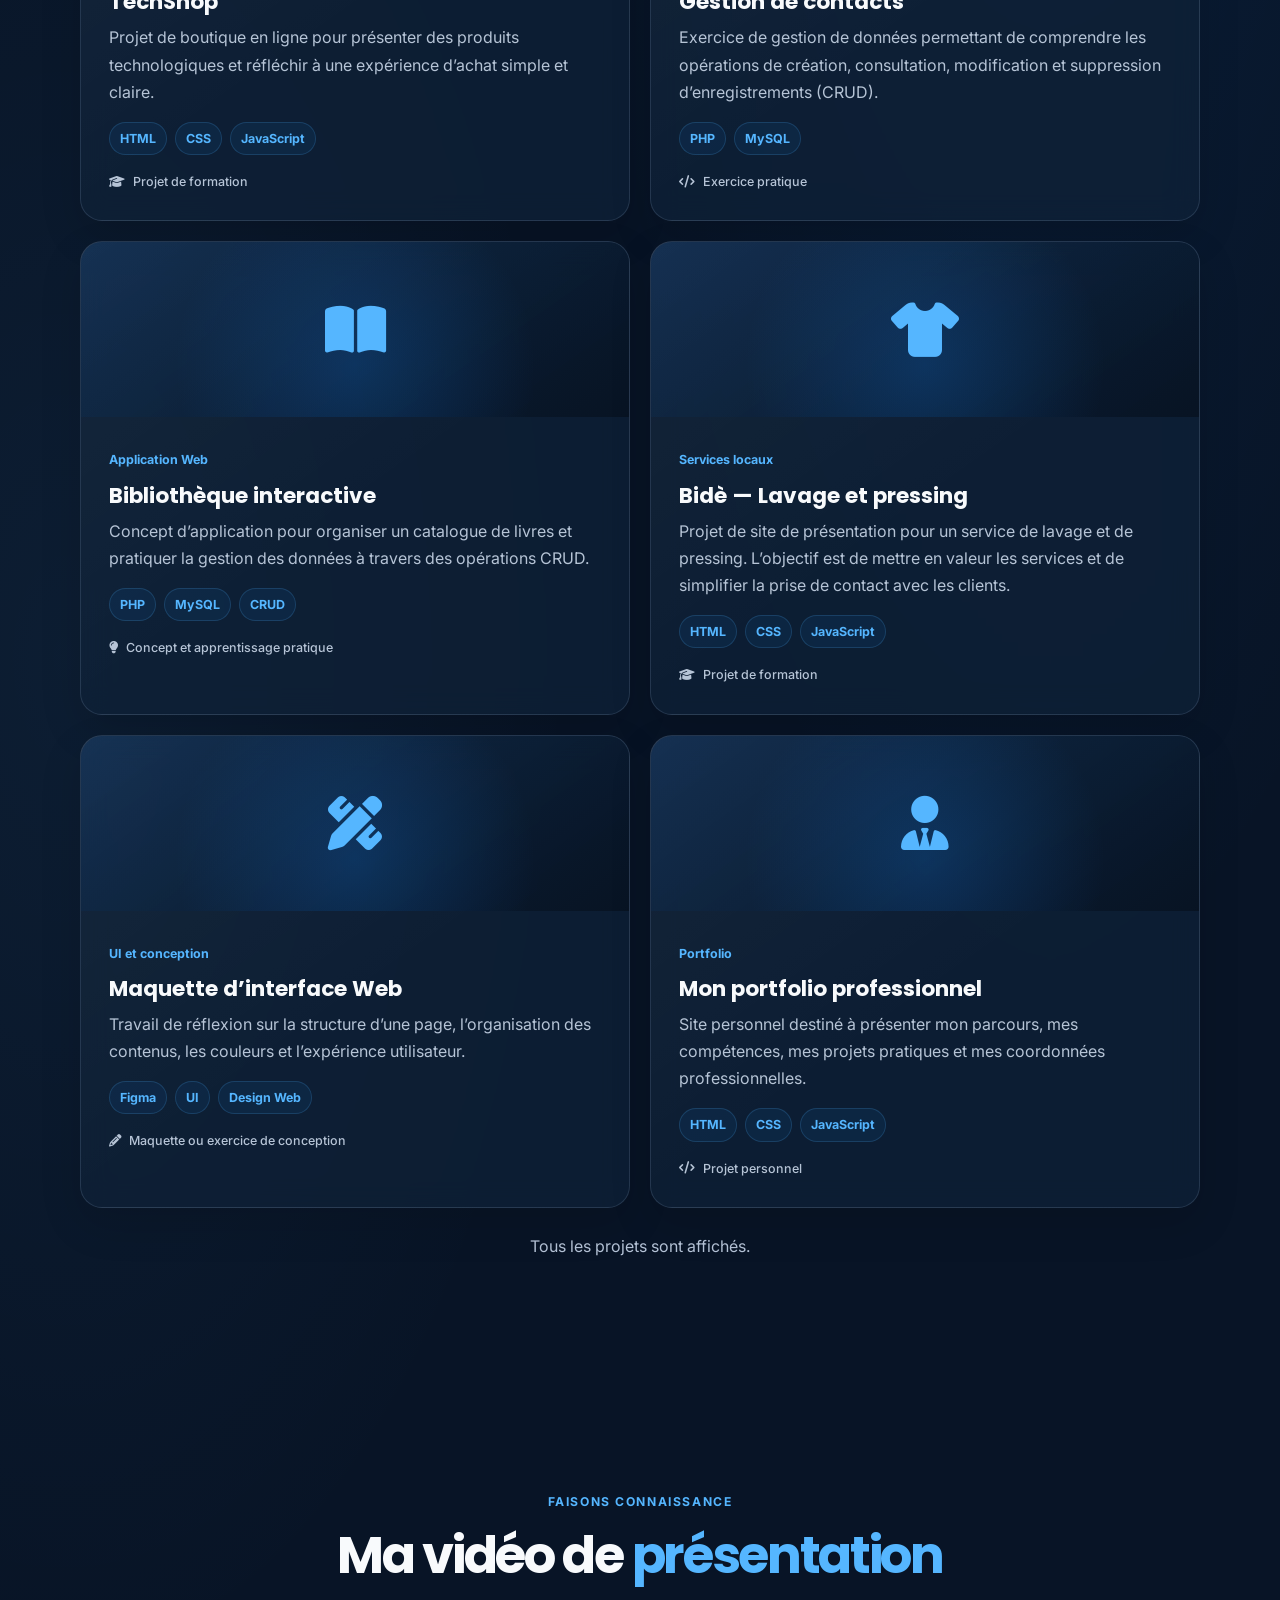
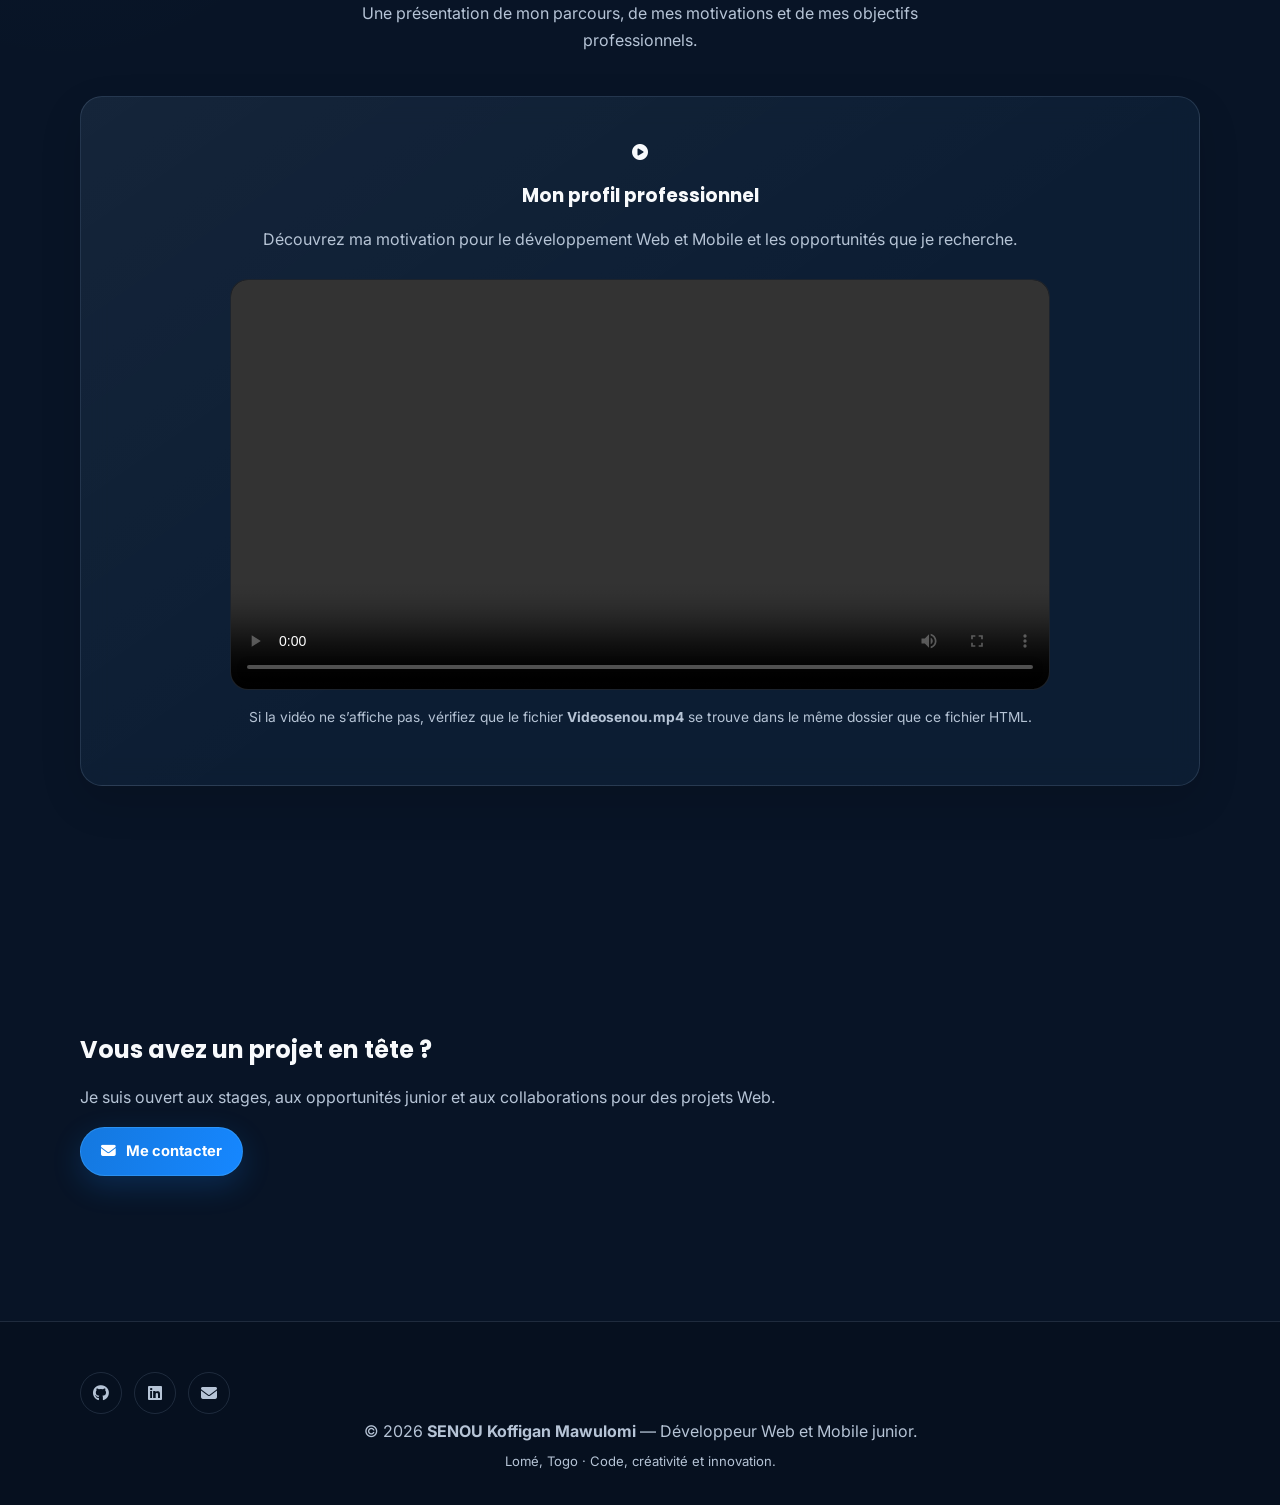
<file: projets.html>
<!DOCTYPE html>
<html lang="fr">
<head>
    <meta charset="UTF-8">
    <meta name="viewport" content="width=device-width, initial-scale=1.0">

    <meta name="description"
          content="Découvrez les projets pratiques de SENOU Koffigan Mawulomi, développeur Web et Mobile junior à Lomé, Togo.">

    <meta name="author" content="SENOU Koffigan Mawulomi">
    <meta name="theme-color" content="#081426">

    <title>Mes projets | SENOU Koffigan Mawulomi</title>

    <link rel="preconnect" href="https://fonts.googleapis.com">
    <link rel="preconnect" href="https://fonts.gstatic.com" crossorigin>

    <link href="https://fonts.googleapis.com/css2?family=Inter:wght@400;500;600;700&family=Poppins:wght@400;500;600;700;800&display=swap"
          rel="stylesheet">

    <link rel="stylesheet"
          href="https://cdnjs.cloudflare.com/ajax/libs/font-awesome/6.5.2/css/all.min.css">
    <link rel="stylesheet" href="portfolio.css">
</head>

<body class="projects-page">

    <!-- Navigation -->
    <header class="site-header">
        <nav class="site-nav container" aria-label="Navigation principale">

            <a class="site-brand" href="index.html">
                SENOU<span>.</span>
            </a>

            <button class="menu-toggle"
                    id="menuToggle"
                    type="button"
                    aria-label="Ouvrir le menu"
                    aria-expanded="false"
                    aria-controls="siteNavLinks">
                <i class="fas fa-bars" aria-hidden="true"></i>
            </button>

            <ul class="site-nav-links" id="siteNavLinks">
                <li><a href="index.html">Accueil</a></li>
                <li><a href="propos.html">propos</a></li>
                <li><a href="projets.html" aria-current="page">Projets</a></li>
                <li><a href="galerie.html">Galerie</a></li>
                <li><a href="contact.html">Contact</a></li>
            </ul>

        </nav>
    </header>

    <main>

        <!-- En-tête -->
        <section class="page-heading">
            <div class="container">
                <span class="eyebrow">Mon travail pratique</span>

                <h1>Mes <span>projets</span></h1>

                <p>
                    Découvrez les projets réalisés ou explorés pendant
                    mon parcours en développement Web et Mobile.
                    Chaque réalisation représente une occasion
                    d'apprendre, de pratiquer et de progresser.
                </p>
            </div>
        </section>

        <!-- Introduction -->
        <section class="intro">
            <div class="container">
                <div class="intro-card">
                    Je privilégie l’apprentissage par la pratique :
                    <strong>concevoir, développer, tester et améliorer</strong>
                    des solutions numériques adaptées à des besoins concrets.
                    Les projets présentés ici sont des exercices,
                    maquettes ou réalisations de formation selon leur état
                    d’avancement.
                </div>
            </div>
        </section>

        <!-- Projets -->
        <section class="projects-section">
            <div class="container">

                <div class="filter-bar" aria-label="Filtrer les projets">
                    <button class="filter-btn active"
                            type="button"
                            data-filter="all"
                            aria-pressed="true">
                        Tous les projets
                    </button>

                    <button class="filter-btn"
                            type="button"
                            data-filter="web"
                            aria-pressed="false">
                        Développement Web
                    </button>

                    <button class="filter-btn"
                            type="button"
                            data-filter="commerce"
                            aria-pressed="false">
                        E-commerce
                    </button>

                    <button class="filter-btn"
                            type="button"
                            data-filter="design"
                            aria-pressed="false">
                        Design et maquettes
                    </button>
                </div>

                <div class="projects-grid" id="projectsGrid">

                    <!-- Projet 1 -->
                    <article class="project-card" data-category="web">
                        <div class="project-visual">
                            <i class="fas fa-truck-fast"
                               aria-hidden="true"></i>
                        </div>

                        <div class="project-info">
                            <span class="project-category">
                                Transit et logistique
                            </span>

                            <h2>Transit Douane</h2>

                            <p>
                                Projet de site consacré au domaine
                                du transit et de l’import-export.
                                L’objectif est de faciliter la présentation
                                des services et l’accès aux informations
                                utiles aux clients.
                            </p>

                            <div class="tech-tags">
                                <span class="tech-tag">HTML</span>
                                <span class="tech-tag">CSS</span>
                                <span class="tech-tag">Tailwind CSS</span>
                            </div>

                            <div class="project-status">
                                <i class="fas fa-graduation-cap"
                                   aria-hidden="true"></i>
                                Projet pratique de formation
                            </div>
                        </div>
                    </article>

                    <!-- Projet 2 -->
                    <article class="project-card" data-category="web">
                        <div class="project-visual">
                            <i class="fas fa-seedling"
                               aria-hidden="true"></i>
                        </div>

                        <div class="project-info">
                            <span class="project-category">
                                Agriculture
                            </span>

                            <h2>AGRI-TOGO</h2>

                            <p>
                                Projet de site Web pour une coopérative
                                agricole, avec plusieurs pages destinées
                                à présenter ses activités, ses produits,
                                son organisation et ses coordonnées.
                            </p>

                            <div class="tech-tags">
                                <span class="tech-tag">HTML</span>
                                <span class="tech-tag">CSS</span>
                                <span class="tech-tag">JavaScript</span>
                            </div>

                            <div class="project-status">
                                <i class="fas fa-users"
                                   aria-hidden="true"></i>
                                Projet de formation en équipe
                            </div>
                        </div>
                    </article>

                    <!-- Projet 3 -->
                    <article class="project-card" data-category="commerce">
                        <div class="project-visual">
                            <i class="fas fa-store"
                               aria-hidden="true"></i>
                        </div>

                        <div class="project-info">
                            <span class="project-category">
                                Commerce en ligne
                            </span>

                            <h2>TechShop</h2>

                            <p>
                                Projet de boutique en ligne pour présenter
                                des produits technologiques et réfléchir
                                à une expérience d’achat simple et claire.
                            </p>

                            <div class="tech-tags">
                                <span class="tech-tag">HTML</span>
                                <span class="tech-tag">CSS</span>
                                <span class="tech-tag">JavaScript</span>
                            </div>

                            <div class="project-status">
                                <i class="fas fa-graduation-cap"
                                   aria-hidden="true"></i>
                                Projet de formation
                            </div>
                        </div>
                    </article>

                    <!-- Projet 4 -->
                    <article class="project-card" data-category="web">
                        <div class="project-visual">
                            <i class="fas fa-address-book"
                               aria-hidden="true"></i>
                        </div>

                        <div class="project-info">
                            <span class="project-category">
                                Gestion de données
                            </span>

                            <h2>Gestion de contacts</h2>

                            <p>
                                Exercice de gestion de données permettant
                                de comprendre les opérations de création,
                                consultation, modification et suppression
                                d’enregistrements (CRUD).
                            </p>

                            <div class="tech-tags">
                                <span class="tech-tag">PHP</span>
                                <span class="tech-tag">MySQL</span>
                            </div>

                            <div class="project-status">
                                <i class="fas fa-code"
                                   aria-hidden="true"></i>
                                Exercice pratique
                            </div>
                        </div>
                    </article>

                    <!-- Projet 5 -->
                    <article class="project-card" data-category="web">
                        <div class="project-visual">
                            <i class="fas fa-book-open"
                               aria-hidden="true"></i>
                        </div>

                        <div class="project-info">
                            <span class="project-category">
                                Application Web
                            </span>

                            <h2>Bibliothèque interactive</h2>

                            <p>
                                Concept d’application pour organiser
                                un catalogue de livres et pratiquer
                                la gestion des données à travers
                                des opérations CRUD.
                            </p>

                            <div class="tech-tags">
                                <span class="tech-tag">PHP</span>
                                <span class="tech-tag">MySQL</span>
                                <span class="tech-tag">CRUD</span>
                            </div>

                            <div class="project-status">
                                <i class="fas fa-lightbulb"
                                   aria-hidden="true"></i>
                                Concept et apprentissage pratique
                            </div>
                        </div>
                    </article>

                    <!-- Projet 6 -->
                    <article class="project-card" data-category="web">
                        <div class="project-visual">
                            <i class="fas fa-shirt"
                               aria-hidden="true"></i>
                        </div>

                        <div class="project-info">
                            <span class="project-category">
                                Services locaux
                            </span>

                            <h2>Bidè — Lavage et pressing</h2>

                            <p>
                                Projet de site de présentation pour
                                un service de lavage et de pressing.
                                L’objectif est de mettre en valeur
                                les services et de simplifier la prise
                                de contact avec les clients.
                            </p>

                            <div class="tech-tags">
                                <span class="tech-tag">HTML</span>
                                <span class="tech-tag">CSS</span>
                                <span class="tech-tag">JavaScript</span>
                            </div>

                            <div class="project-status">
                                <i class="fas fa-graduation-cap"
                                   aria-hidden="true"></i>
                                Projet de formation
                            </div>
                        </div>
                    </article>

                    <!-- Projet 7 -->
                    <article class="project-card" data-category="design">
                        <div class="project-visual">
                            <i class="fas fa-pen-ruler"
                               aria-hidden="true"></i>
                        </div>

                        <div class="project-info">
                            <span class="project-category">
                                UI et conception
                            </span>

                            <h2>Maquette d’interface Web</h2>

                            <p>
                                Travail de réflexion sur la structure
                                d’une page, l’organisation des contenus,
                                les couleurs et l’expérience utilisateur.
                            </p>

                            <div class="tech-tags">
                                <span class="tech-tag">Figma</span>
                                <span class="tech-tag">UI</span>
                                <span class="tech-tag">Design Web</span>
                            </div>

                            <div class="project-status">
                                <i class="fas fa-pencil"
                                   aria-hidden="true"></i>
                                Maquette ou exercice de conception
                            </div>
                        </div>
                    </article>

                    <!-- Projet 8 -->
                    <article class="project-card" data-category="web">
                        <div class="project-visual">
                            <i class="fas fa-user-tie"
                               aria-hidden="true"></i>
                        </div>

                        <div class="project-info">
                            <span class="project-category">
                                Portfolio
                            </span>

                            <h2>Mon portfolio professionnel</h2>

                            <p>
                                Site personnel destiné à présenter
                                mon parcours, mes compétences, mes
                                projets pratiques et mes coordonnées
                                professionnelles.
                            </p>

                            <div class="tech-tags">
                                <span class="tech-tag">HTML</span>
                                <span class="tech-tag">CSS</span>
                                <span class="tech-tag">JavaScript</span>
                            </div>

                            <div class="project-status">
                                <i class="fas fa-code"
                                   aria-hidden="true"></i>
                                Projet personnel
                            </div>
                        </div>
                    </article>

                </div>

                <p id="filterMessage"
                   role="status"
                   aria-live="polite"
                   style="text-align:center;color:#b5c3d7;margin-top:25px;">
                    Tous les projets sont affichés.
                </p>

            </div>
        </section>

        <!-- Vidéo de présentation -->
        <section class="video-section">
            <div class="container">

                <div class="section-heading">
                    <span class="eyebrow">Faisons connaissance</span>

                    <h2>Ma vidéo de <span>présentation</span></h2>

                    <p>
                        Une présentation de mon parcours, de mes
                        motivations et de mes objectifs professionnels.
                    </p>
                </div>

                <div class="video-card">

                    <div class="video-icon">
                        <i class="fas fa-circle-play"
                           aria-hidden="true"></i>
                    </div>

                    <h3>Mon profil professionnel</h3>

                    <p>
                        Découvrez ma motivation pour le développement
                        Web et Mobile et les opportunités que je recherche.
                    </p>

                    <div class="video-wrapper">
                        <video controls
                               preload="metadata"
                               playsinline>
                            <source src="Videosenou.mp4" type="video/mp4">
                            Votre navigateur ne prend pas en charge
                            la lecture de cette vidéo.
                        </video>
                    </div>

                    <p class="video-note">
                        Si la vidéo ne s’affiche pas, vérifiez que le fichier
                        <strong>Videosenou.mp4</strong> se trouve dans le
                        même dossier que ce fichier HTML.
                    </p>

                </div>
            </div>
        </section>

        <!-- Contact -->
        <section class="contact-cta">
            <div class="container">

                <div class="cta-box">

                    <div>
                        <h2>Vous avez un projet en tête ?</h2>

                        <p>
                            Je suis ouvert aux stages, aux opportunités
                            junior et aux collaborations pour des projets Web.
                        </p>
                    </div>

                    <a href="contact.html" class="btn btn-primary">
                        <i class="fas fa-envelope"
                           aria-hidden="true"></i>
                        Me contacter
                    </a>

                </div>

            </div>
        </section>

    </main>

    <!-- Pied de page -->
    <footer class="site-footer">
        <div class="container">

            <div class="footer-socials">
                <a href="https://github.com/senoumawulomi-pixel"
                   target="_blank"
                   rel="noopener noreferrer"
                   aria-label="GitHub">
                    <i class="fab fa-github" aria-hidden="true"></i>
                </a>

                <a href="https://www.linkedin.com/in/mawulomi-senou-1a04922b0/"
                   target="_blank"
                   rel="noopener noreferrer"
                   aria-label="LinkedIn">
                    <i class="fab fa-linkedin" aria-hidden="true"></i>
                </a>

                <a href="mailto:senoumawulomi@gmail.com"
                   aria-label="Envoyer un e-mail">
                    <i class="fas fa-envelope" aria-hidden="true"></i>
                </a>
            </div>

            <p>
                © <span id="currentYear">2026</span>
                <strong>SENOU Koffigan Mawulomi</strong>
                — Développeur Web et Mobile junior.
            </p>

            <p style="margin-top:5px;font-size:0.82rem;">
                Lomé, Togo · Code, créativité et innovation.
            </p>

        </div>
    </footer>

    <script src="portfolio.js" defer></script>

</body>
</html>
</file>
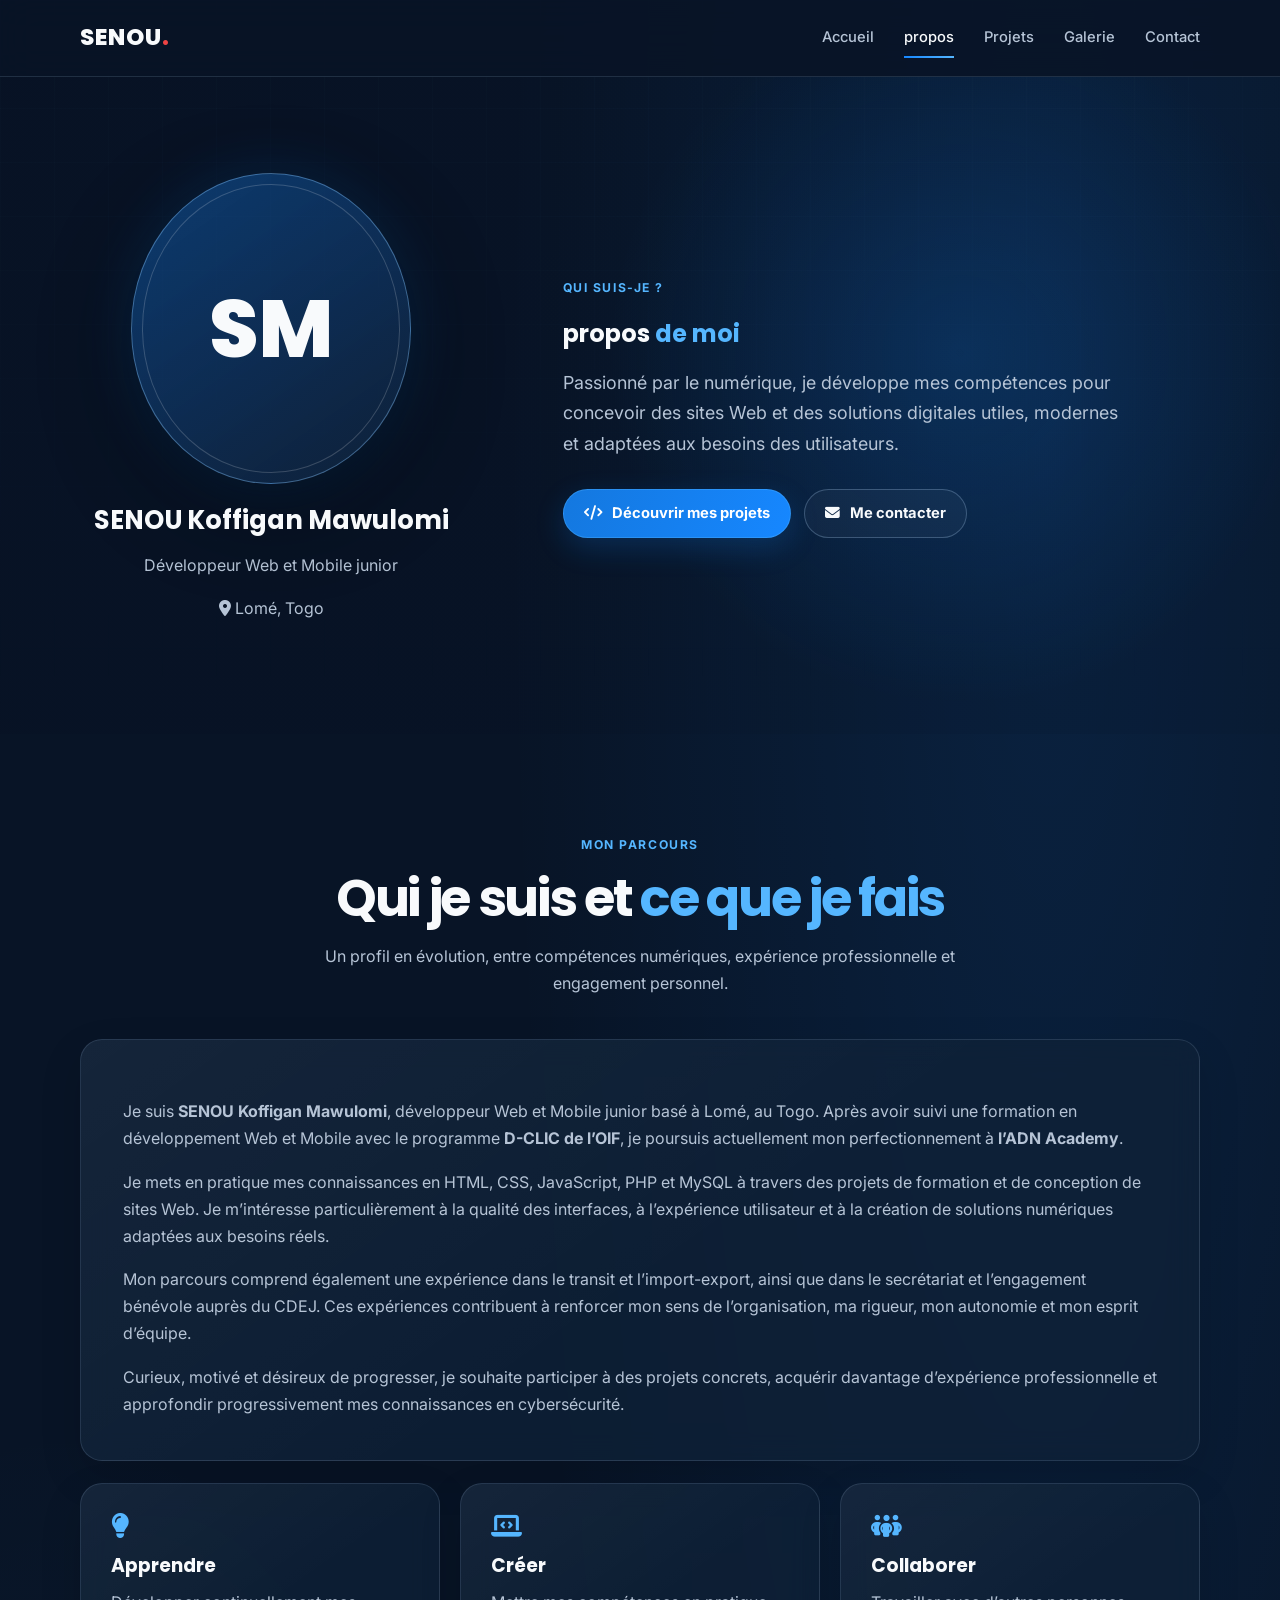
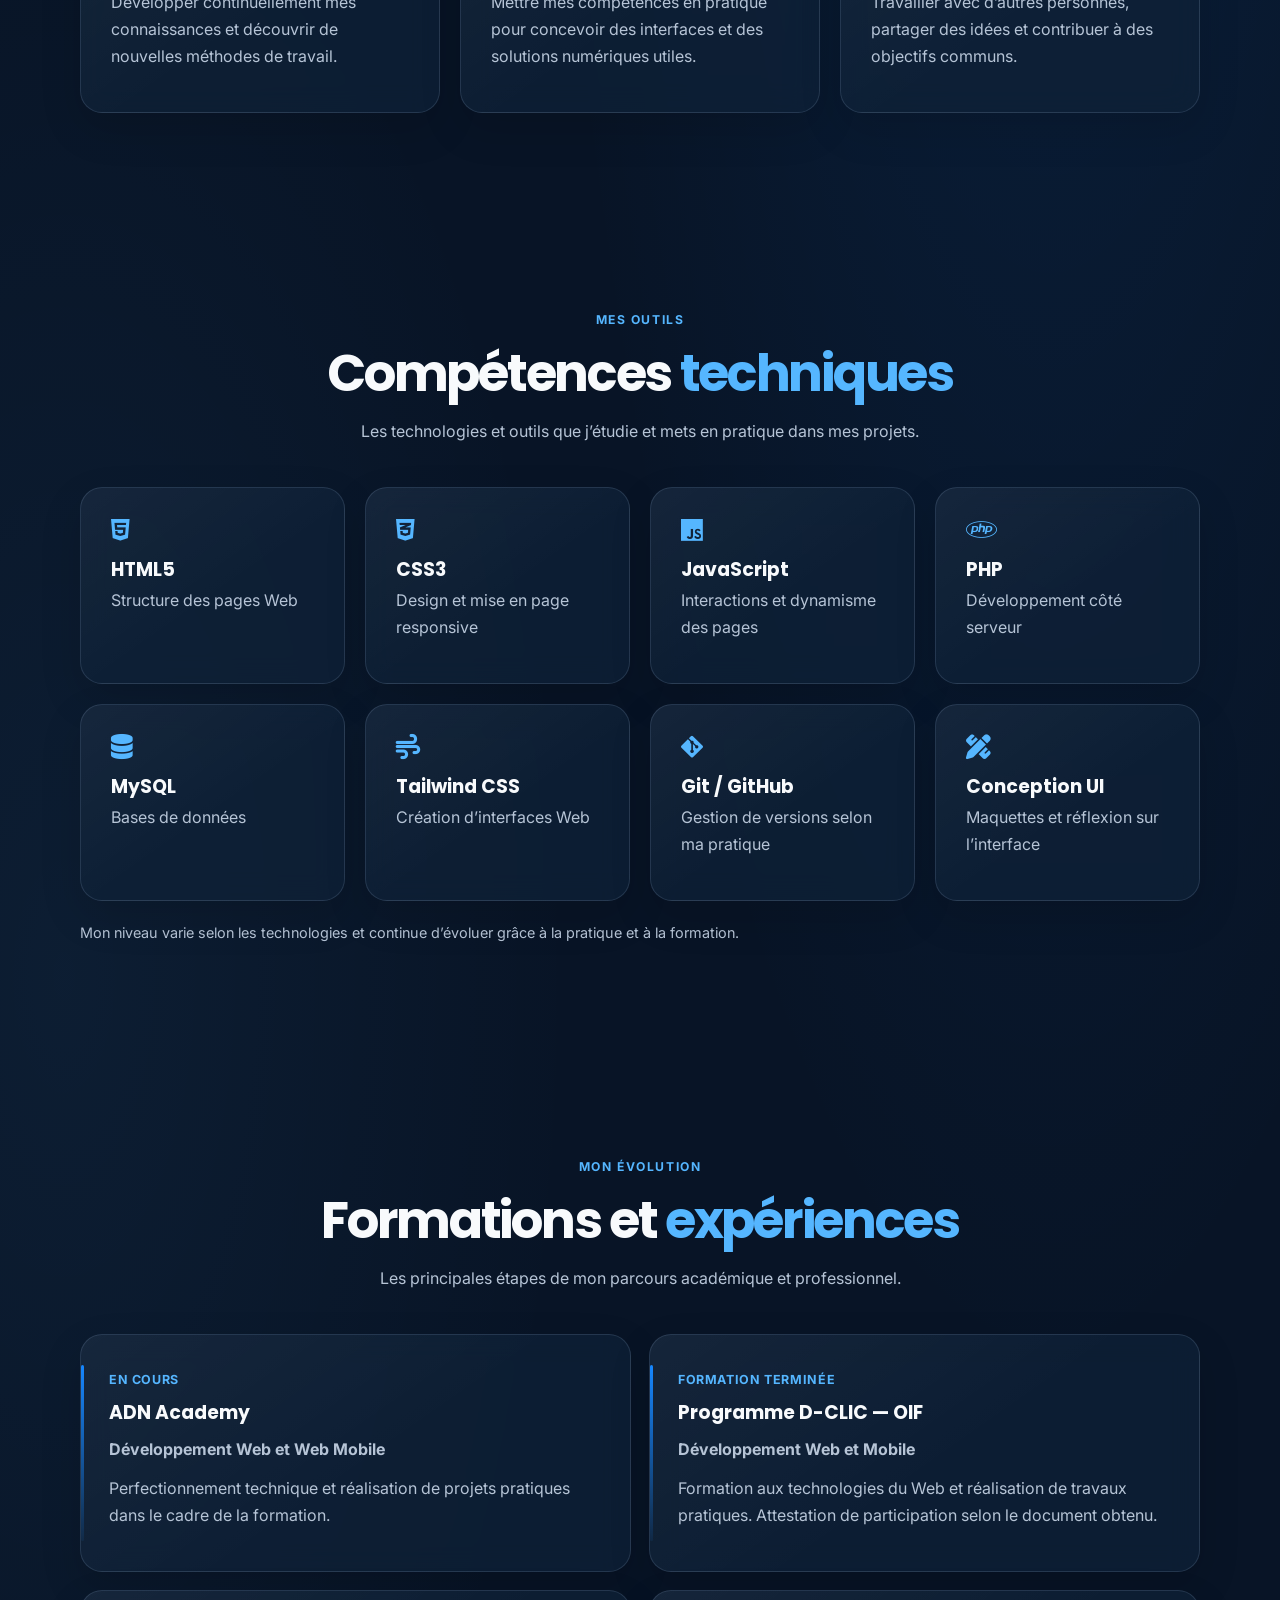
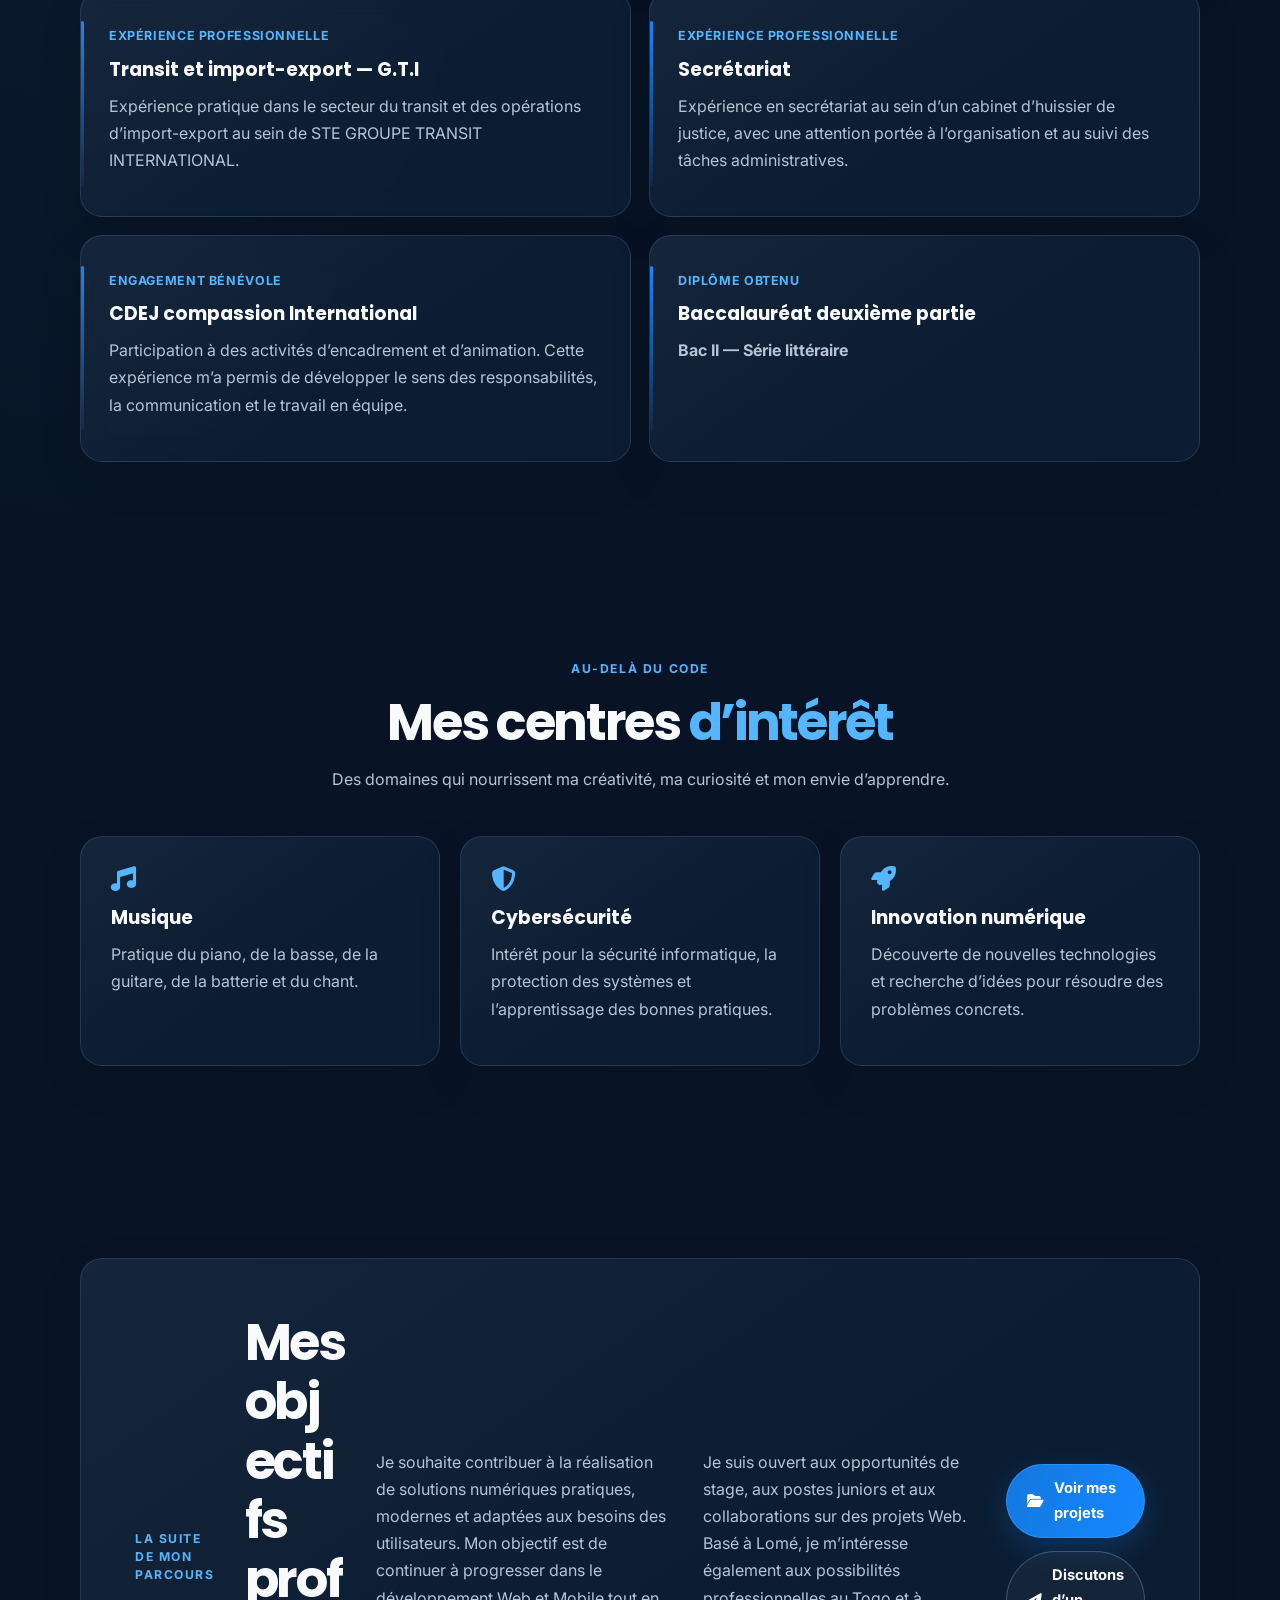
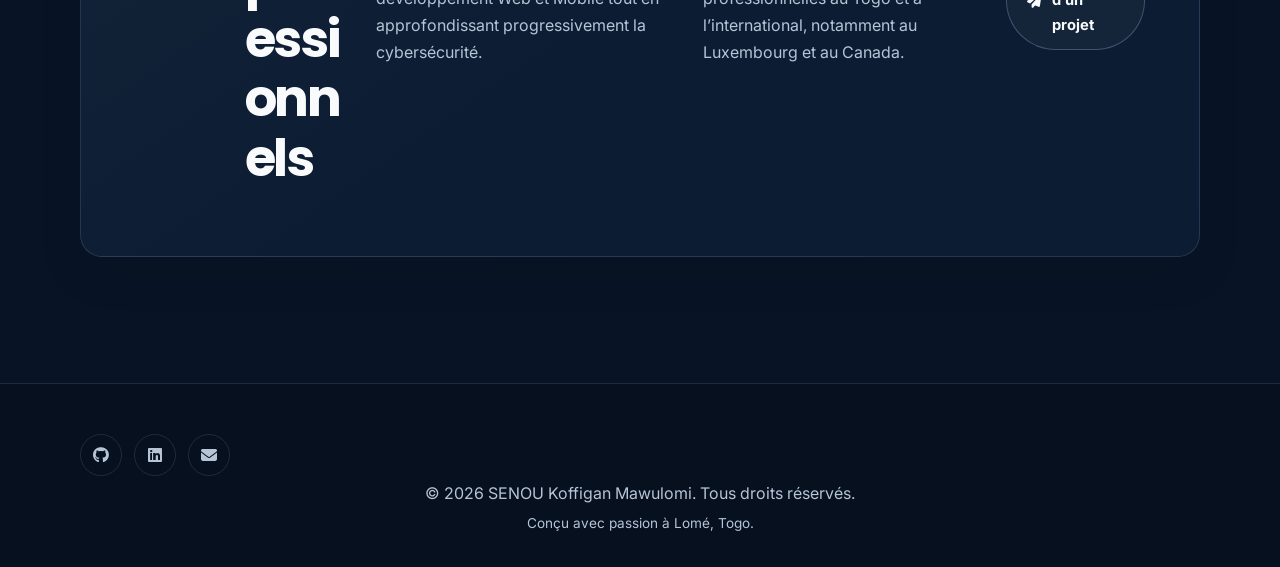
<file: propos.html>
<!DOCTYPE html>
<html lang="fr">
<head>
    <meta charset="UTF-8">
    <meta name="viewport" content="width=device-width, initial-scale=1.0">

    <meta name="description" content="Découvrez le parcours, les compétences et les projets de SENOU Koffigan Mawulomi, développeur Web et Mobile junior à Lomé, Togo.">

    <meta name="author" content="SENOU Koffigan Mawulomi">

    <title>propos | SENOU Koffigan Mawulomi</title>

    <!-- Icônes -->
    <link rel="stylesheet"
          href="https://cdnjs.cloudflare.com/ajax/libs/font-awesome/6.5.2/css/all.min.css">
    <link href="https://fonts.googleapis.com/css2?family=Inter:wght@400;500;600;700&family=Poppins:wght@400;500;600;700;800&display=swap"
          rel="stylesheet">
    <link rel="stylesheet" href="portfolio.css">
</head>

<body class="about-page">

    <!-- Navigation -->
    <header>
        <nav class="container">
            <a href="index.html" class="logo">SENOU<span>.</span></a>

            <button class="menu-toggle"
                    id="menuToggle"
                    type="button"
                    aria-label="Ouvrir le menu"
                    aria-expanded="false"
                    aria-controls="navLinks">
                <i class="fas fa-bars" aria-hidden="true"></i>
            </button>

            <ul class="nav-links" id="navLinks">
                <li><a href="index.html">Accueil</a></li>
                <li><a href="propos.html" class="active">propos</a></li>
                <li><a href="projets.html">Projets</a></li>
                <li><a href="galerie.html">Galerie</a></li>
                <li><a href="contact.html">Contact</a></li>
            </ul>
        </nav>
    </header>

    <main>

        <!-- Présentation -->
        <section class="hero">
            <div class="container hero-grid">

                <div class="profile">
                    <div class="avatar" aria-label="Initiales SM">SM</div>

                    <h2>SENOU Koffigan Mawulomi</h2>

                    <p class="role">Développeur Web et Mobile junior</p>

                    <p class="location">
                        <i class="fas fa-location-dot"></i>
                        Lomé, Togo
                    </p>
                </div>

                <div>
                    <span class="eyebrow">Qui suis-je ?</span>

                    <h1>
                        propos <span>de moi</span>
                    </h1>

                    <p class="hero-description">
                        Passionné par le numérique, je développe mes
                        compétences pour concevoir des sites Web et
                        des solutions digitales utiles, modernes et
                        adaptées aux besoins des utilisateurs.
                    </p>

                    <div class="buttons">
                        <a href="projets.html" class="btn btn-primary">
                            <i class="fas fa-code"></i>
                            Découvrir mes projets
                        </a>

                        <a href="contact.html" class="btn btn-outline">
                            <i class="fas fa-envelope"></i>
                            Me contacter
                        </a>
                    </div>
                </div>

            </div>
        </section>

        <!-- Présentation détaillée -->
        <section class="content-section">
            <div class="container">

                <div class="section-heading">
                    <span class="eyebrow">Mon parcours</span>
                    <h2>Qui je suis et <span>ce que je fais</span></h2>
                    <p>
                        Un profil en évolution, entre compétences
                        numériques, expérience professionnelle et
                        engagement personnel.
                    </p>
                </div>

                <div class="glass-card">
                    <p>
                        Je suis <strong>SENOU Koffigan Mawulomi</strong>,
                        développeur Web et Mobile junior basé à Lomé,
                        au Togo. Après avoir suivi une formation en
                        développement Web et Mobile avec le programme
                        <strong>D-CLIC de l’OIF</strong>, je poursuis
                        actuellement mon perfectionnement à
                        <strong>l’ADN Academy</strong>.
                    </p>

                    <p>
                        Je mets en pratique mes connaissances en
                        HTML, CSS, JavaScript, PHP et MySQL à travers
                        des projets de formation et de conception de
                        sites Web. Je m’intéresse particulièrement à
                        la qualité des interfaces, à l’expérience
                        utilisateur et à la création de solutions
                        numériques adaptées aux besoins réels.
                    </p>

                    <p>
                        Mon parcours comprend également une expérience
                        dans le transit et l’import-export, ainsi que
                        dans le secrétariat et l’engagement bénévole
                        auprès du CDEJ. Ces expériences contribuent à
                        renforcer mon sens de l’organisation, ma
                        rigueur, mon autonomie et mon esprit d’équipe.
                    </p>

                    <p>
                        Curieux, motivé et désireux de progresser,
                        je souhaite participer à des projets concrets,
                        acquérir davantage d’expérience professionnelle
                        et approfondir progressivement mes connaissances
                        en cybersécurité.
                    </p>
                </div>

                <div class="values-grid">

                    <div class="value-card">
                        <i class="fas fa-lightbulb"></i>
                        <h3>Apprendre</h3>
                        <p>
                            Développer continuellement mes connaissances
                            et découvrir de nouvelles méthodes de travail.
                        </p>
                    </div>

                    <div class="value-card">
                        <i class="fas fa-laptop-code"></i>
                        <h3>Créer</h3>
                        <p>
                            Mettre mes compétences en pratique pour
                            concevoir des interfaces et des solutions
                            numériques utiles.
                        </p>
                    </div>

                    <div class="value-card">
                        <i class="fas fa-people-group"></i>
                        <h3>Collaborer</h3>
                        <p>
                            Travailler avec d’autres personnes,
                            partager des idées et contribuer à des
                            objectifs communs.
                        </p>
                    </div>

                </div>
            </div>
        </section>

        <!-- Compétences -->
        <section class="content-section" id="competences">
            <div class="container">

                <div class="section-heading">
                    <span class="eyebrow">Mes outils</span>
                    <h2>Compétences <span>techniques</span></h2>
                    <p>
                        Les technologies et outils que j’étudie et
                        mets en pratique dans mes projets.
                    </p>
                </div>

                <div class="skills-grid">

                    <div class="skill-card">
                        <i class="fab fa-html5"></i>
                        <h3>HTML5</h3>
                        <p>Structure des pages Web</p>
                    </div>

                    <div class="skill-card">
                        <i class="fab fa-css3-alt"></i>
                        <h3>CSS3</h3>
                        <p>Design et mise en page responsive</p>
                    </div>

                    <div class="skill-card">
                        <i class="fab fa-js"></i>
                        <h3>JavaScript</h3>
                        <p>Interactions et dynamisme des pages</p>
                    </div>

                    <div class="skill-card">
                        <i class="fab fa-php"></i>
                        <h3>PHP</h3>
                        <p>Développement côté serveur</p>
                    </div>

                    <div class="skill-card">
                        <i class="fas fa-database"></i>
                        <h3>MySQL</h3>
                        <p>Bases de données</p>
                    </div>

                    <div class="skill-card">
                        <i class="fas fa-wind"></i>
                        <h3>Tailwind CSS</h3>
                        <p>Création d’interfaces Web</p>
                    </div>

                    <div class="skill-card">
                        <i class="fab fa-git-alt"></i>
                        <h3>Git / GitHub</h3>
                        <p>Gestion de versions selon ma pratique</p>
                    </div>

                    <div class="skill-card">
                        <i class="fas fa-pen-ruler"></i>
                        <h3>Conception UI</h3>
                        <p>Maquettes et réflexion sur l’interface</p>
                    </div>

                </div>

                <p class="notice">
                    Mon niveau varie selon les technologies et continue
                    d’évoluer grâce à la pratique et à la formation.
                </p>
            </div>
        </section>

        <!-- Formation et expérience -->
        <section class="content-section">
            <div class="container">

                <div class="section-heading">
                    <span class="eyebrow">Mon évolution</span>
                    <h2>Formations et <span>expériences</span></h2>
                    <p>
                        Les principales étapes de mon parcours
                        académique et professionnel.
                    </p>
                </div>

                <div class="timeline">

                    <div class="timeline-item">
                        <span class="date">En cours</span>
                        <h3>ADN Academy</h3>
                        <p>
                            <strong>Développement Web et Web Mobile</strong>
                        </p>
                        <p>
                            Perfectionnement technique et réalisation
                            de projets pratiques dans le cadre de
                            la formation.
                        </p>
                    </div>

                    <div class="timeline-item">
                        <span class="date">Formation terminée</span>
                        <h3>Programme D-CLIC — OIF</h3>
                        <p>
                            <strong>Développement Web et Mobile</strong>
                        </p>
                        <p>
                            Formation aux technologies du Web et
                            réalisation de travaux pratiques.
                            Attestation de participation selon le
                            document obtenu.
                        </p>
                    </div>

                    <div class="timeline-item">
                        <span class="date">Expérience professionnelle</span>
                        <h3>Transit et import-export — G.T.I</h3>
                        <p>
                            Expérience pratique dans le secteur du
                            transit et des opérations d’import-export
                            au sein de STE GROUPE TRANSIT INTERNATIONAL.
                        </p>
                    </div>

                    <div class="timeline-item">
                        <span class="date">Expérience professionnelle</span>
                        <h3>Secrétariat</h3>
                        <p>
                            Expérience en secrétariat au sein d’un
                            cabinet d’huissier de justice, avec une
                            attention portée à l’organisation et
                            au suivi des tâches administratives.
                        </p>
                    </div>

                    <div class="timeline-item">
                        <span class="date">Engagement bénévole</span>
                        <h3>CDEJ compassion International</h3>
                        <p>
                            Participation à des activités d’encadrement
                            et d’animation. Cette expérience m’a permis
                            de développer le sens des responsabilités,
                            la communication et le travail en équipe.
                        </p>
                    </div>

                    <div class="timeline-item">
                        <span class="date">Diplôme obtenu</span>
                        <h3>Baccalauréat deuxième partie</h3>
                        <p>
                            <strong>Bac II — Série littéraire</strong>
                        </p>
                    </div>

                </div>
            </div>
        </section>

        <!-- Centres d'intérêt -->
        <section class="content-section">
            <div class="container">

                <div class="section-heading">
                    <span class="eyebrow">Au-delà du code</span>
                    <h2>Mes centres <span>d’intérêt</span></h2>
                    <p>
                        Des domaines qui nourrissent ma créativité,
                        ma curiosité et mon envie d’apprendre.
                    </p>
                </div>

                <div class="interests-grid">

                    <div class="interest-card">
                        <i class="fas fa-music"></i>
                        <h3>Musique</h3>
                        <p>
                            Pratique du piano, de la basse,
                            de la guitare, de la batterie et du chant.
                        </p>
                    </div>

                    <div class="interest-card">
                        <i class="fas fa-shield-halved"></i>
                        <h3>Cybersécurité</h3>
                        <p>
                            Intérêt pour la sécurité informatique,
                            la protection des systèmes et
                            l’apprentissage des bonnes pratiques.
                        </p>
                    </div>

                    <div class="interest-card">
                        <i class="fas fa-rocket"></i>
                        <h3>Innovation numérique</h3>
                        <p>
                            Découverte de nouvelles technologies
                            et recherche d’idées pour résoudre
                            des problèmes concrets.
                        </p>
                    </div>

                </div>
            </div>
        </section>

        <!-- Objectifs professionnels -->
        <section class="content-section">
            <div class="container">

                <div class="goal-box">
                    <span class="eyebrow">La suite de mon parcours</span>

                    <h2>Mes objectifs professionnels</h2>

                    <p>
                        Je souhaite contribuer à la réalisation de
                        solutions numériques pratiques, modernes
                        et adaptées aux besoins des utilisateurs.
                        Mon objectif est de continuer à progresser
                        dans le développement Web et Mobile tout en
                        approfondissant progressivement la cybersécurité.
                    </p>

                    <p>
                        Je suis ouvert aux opportunités de stage,
                        aux postes juniors et aux collaborations
                        sur des projets Web. Basé à Lomé, je m’intéresse
                        également aux possibilités professionnelles
                        au Togo et à l’international, notamment au
                        Luxembourg et au Canada.
                    </p>

                    <div class="buttons"
                         style="justify-content: center;">

                        <a href="projets.html" class="btn btn-primary">
                            <i class="fas fa-folder-open"></i>
                            Voir mes projets
                        </a>

                        <a href="contact.html" class="btn btn-outline">
                            <i class="fas fa-paper-plane"></i>
                            Discutons d’un projet
                        </a>

                    </div>
                </div>

            </div>
        </section>

    </main>

    <!-- Pied de page -->
    <footer>
        <div class="container">

            <div class="social-links">
                <a href="https://github.com/senoumawulomi-pixel"
                   target="_blank"
                   rel="noopener noreferrer"
                   aria-label="GitHub">
                    <i class="fab fa-github"></i>
                </a>

                <a href="https://www.linkedin.com/in/mawulomi-senou-1a04922b0/"
                   target="_blank"
                   rel="noopener noreferrer"
                   aria-label="LinkedIn">
                    <i class="fab fa-linkedin"></i>
                </a>

                <a href="mailto:senoumawulomi@gmail.com"
                   aria-label="Envoyer un e-mail">
                    <i class="fas fa-envelope"></i>
                </a>
            </div>

            <p>
                © <span id="year"></span>
                <span class="footer-name">SENOU Koffigan Mawulomi</span>.
                Tous droits réservés.
            </p>

            <p style="font-size: 0.85rem; margin-top: 5px;">
                Conçu avec passion à Lomé, Togo.
            </p>

        </div>
    </footer>

    <script src="portfolio.js" defer></script>

</body>
</html>
</file>
<file: portfolio.css>
:root {
    color-scheme: dark;
    --bg: #081426;
    --bg-deep: #050d19;
    --surface: rgba(15, 33, 56, 0.76);
    --surface-strong: #10223b;
    --blue: #1687ff;
    --blue-light: #55b6ff;
    --red: #ef4444;
    --white: #f8fafc;
    --muted: #b6c4d6;
    --border: rgba(183, 213, 246, 0.14);
    --page-width: 1120px;
    --radius: 22px;
    --ease: cubic-bezier(0.22, 1, 0.36, 1);
}

* {
    box-sizing: border-box;
}

html {
    scroll-behavior: smooth;
    scroll-padding-top: 96px;
}

body {
    min-width: 320px;
    min-height: 100vh;
    margin: 0;
    overflow-x: hidden;
    background:
        radial-gradient(ellipse at 82% 8%, rgba(22, 135, 255, 0.12), transparent 34rem),
        radial-gradient(ellipse at 5% 48%, rgba(85, 182, 255, 0.06), transparent 32rem),
        var(--bg);
    color: var(--white);
    font-family: "Inter", "Segoe UI", sans-serif;
    font-size: 16px;
    line-height: 1.7;
    text-rendering: optimizeLegibility;
    -webkit-font-smoothing: antialiased;
}

body::before {
    position: fixed;
    z-index: 0;
    inset: 0;
    background-image:
        linear-gradient(rgba(131, 175, 222, 0.025) 1px, transparent 1px),
        linear-gradient(90deg, rgba(131, 175, 222, 0.025) 1px, transparent 1px);
    background-size: 54px 54px;
    content: "";
    pointer-events: none;
    mask-image: linear-gradient(to bottom, black, transparent 82%);
}

body > main,
body > footer {
    position: relative;
    z-index: 1;
}

::selection {
    background: rgba(22, 135, 255, 0.42);
    color: var(--white);
}

a {
    color: inherit;
    text-decoration: none;
    -webkit-tap-highlight-color: transparent;
}

button {
    color: inherit;
    font: inherit;
    -webkit-tap-highlight-color: transparent;
}

img,
video {
    max-width: 100%;
}

img {
    display: block;
}

button:focus-visible,
a:focus-visible {
    outline: 2px solid var(--blue-light);
    outline-offset: 4px;
}

.container {
    width: min(var(--page-width), calc(100% - 48px));
    margin-inline: auto;
}

main > section {
    position: relative;
    padding-block: clamp(72px, 9vw, 116px);
}

h1,
h2,
h3,
p {
    overflow-wrap: anywhere;
}

h1,
h2,
h3 {
    color: var(--white);
    font-family: "Poppins", "Inter", sans-serif;
    line-height: 1.16;
}

h2 span,
h1:not(.hero-name) span {
    color: var(--blue-light);
}

p {
    color: var(--muted);
}

.site-header,
header {
    position: sticky;
    top: 0;
    z-index: 1000;
    border-bottom: 1px solid var(--border);
    background: rgba(8, 20, 38, 0.88);
    backdrop-filter: blur(18px);
    -webkit-backdrop-filter: blur(18px);
}

.site-nav,
header > nav {
    width: min(var(--page-width), calc(100% - 48px));
    min-height: 76px;
    margin-inline: auto;
    display: flex;
    align-items: center;
    justify-content: space-between;
    gap: 24px;
}

.site-brand,
.logo {
    flex-shrink: 0;
    color: var(--white);
    font-family: "Poppins", "Inter", sans-serif;
    font-size: 1.45rem;
    font-weight: 800;
    letter-spacing: 0.04em;
}

.site-brand span,
.logo span {
    color: var(--red);
}

.site-nav-links,
.nav-links {
    display: flex;
    align-items: center;
    gap: clamp(14px, 2.4vw, 30px);
    margin: 0;
    padding: 0;
    list-style: none;
}

.site-nav-links a,
.nav-links a {
    position: relative;
    display: block;
    padding-block: 10px;
    color: var(--muted);
    font-size: 0.92rem;
    font-weight: 500;
    transition: color 180ms ease;
}

.site-nav-links a::after,
.nav-links a::after {
    position: absolute;
    right: 0;
    bottom: 3px;
    left: 0;
    height: 2px;
    transform: scaleX(0);
    transform-origin: left;
    background: linear-gradient(90deg, var(--blue), var(--blue-light));
    content: "";
    transition: transform 220ms var(--ease);
}

.site-nav-links a:hover,
.site-nav-links a[aria-current="page"],
.nav-links a:hover,
.nav-links a.active {
    color: var(--white);
}

.site-nav-links a:hover::after,
.site-nav-links a[aria-current="page"]::after,
.nav-links a:hover::after,
.nav-links a.active::after {
    transform: scaleX(1);
}

.menu-toggle {
    display: none;
    border: 1px solid var(--border);
    border-radius: 12px;
    padding: 9px 13px;
    background: rgba(255, 255, 255, 0.04);
    color: var(--white);
    cursor: pointer;
}

.hero {
    min-height: min(810px, calc(100svh - 76px));
    display: flex;
    align-items: center;
    overflow: hidden;
    isolation: isolate;
    padding-block: clamp(60px, 8vw, 96px);
}

.hero::before {
    position: absolute;
    z-index: -1;
    inset: 0;
    background:
        radial-gradient(circle at 75% 42%, rgba(22, 135, 255, 0.17), transparent 22rem),
        linear-gradient(115deg, rgba(5, 13, 25, 0.1), rgba(8, 20, 38, 0.1));
    content: "";
}

.hero-content,
.hero-grid {
    position: relative;
    z-index: 1;
    display: grid;
    grid-template-columns: minmax(0, 1.3fr) minmax(240px, 0.7fr);
    align-items: center;
    gap: clamp(42px, 8vw, 100px);
}

.home-page .hero-content {
    grid-template-areas: "copy photo";
}

.home-page .hero-text {
    grid-area: copy;
}

.home-page .hero-photo {
    grid-area: photo;
}

.hero-text {
    min-width: 0;
    animation: hero-enter 700ms var(--ease) both;
}

.hero-bg-glow,
.hero-bg-glow-left {
    position: absolute;
    z-index: -1;
    width: min(52vw, 620px);
    aspect-ratio: 1;
    border-radius: 50%;
    background: radial-gradient(circle, rgba(22, 135, 255, 0.18), rgba(22, 135, 255, 0.035) 46%, transparent 70%);
    filter: blur(20px);
    pointer-events: none;
    animation: halo-drift 14s ease-in-out infinite alternate;
}

.hero-bg-glow {
    top: -25%;
    right: -14%;
}

.hero-bg-glow-left {
    bottom: -48%;
    left: -20%;
    width: min(42vw, 480px);
    animation-delay: -7s;
}

.badge,
.eyebrow {
    display: inline-flex;
    align-items: center;
    gap: 10px;
    color: var(--blue-light);
    font-size: 0.76rem;
    font-weight: 700;
    letter-spacing: 0.13em;
    line-height: 1.5;
    text-transform: uppercase;
}

.badge {
    margin-bottom: 22px;
    border: 1px solid rgba(85, 182, 255, 0.24);
    border-radius: 999px;
    padding: 8px 14px;
    background: rgba(22, 135, 255, 0.08);
    letter-spacing: 0.06em;
}

.hero-name {
    max-width: 780px;
    margin: 0;
    color: var(--white);
    font-size: clamp(3rem, 8.2vw, 6.7rem);
    font-weight: 800;
    letter-spacing: -0.075em;
    line-height: 0.98;
}

.home-page .hero-name {
    background: none;
    color: var(--white);
    animation: name-sway 3.6s ease-in-out 1.3s infinite alternate;
}

.name-word {
    display: block;
    width: fit-content;
    max-width: 100%;
    padding: 0.05em 0.08em 0.08em 0;
    background: linear-gradient(100deg, #fff 10%, #d7edff 57%, var(--blue-light));
    background-clip: text;
    color: transparent;
    -webkit-background-clip: text;
    animation: name-reveal 800ms var(--ease) both;
}

.home-page .hero-name .name-word {
    display: block;
    color: transparent;
}

.name-word:first-child {
    text-shadow: 0 0 34px rgba(85, 182, 255, 0.16);
    animation-delay: 100ms;
}

.name-word:nth-child(2) {
    animation-delay: 260ms;
}

.name-word:nth-child(3) {
    animation-delay: 420ms;
}

.hero-role {
    margin: 26px 0 12px;
    color: var(--white);
    font-family: "Poppins", "Inter", sans-serif;
    font-size: clamp(1.05rem, 2vw, 1.4rem);
    font-weight: 600;
}

.hero-desc,
.hero-description {
    max-width: 570px;
    margin: 0 0 30px;
    color: var(--muted);
    font-size: clamp(1rem, 1.4vw, 1.12rem);
}

.btn-group,
.buttons {
    display: flex;
    flex-wrap: wrap;
    align-items: center;
    gap: 13px;
}

.btn {
    min-height: 48px;
    display: inline-flex;
    align-items: center;
    justify-content: center;
    gap: 10px;
    border: 1px solid transparent;
    border-radius: 999px;
    padding: 11px 20px;
    font-size: 0.92rem;
    font-weight: 700;
    transition:
        transform 220ms var(--ease),
        border-color 220ms ease,
        background-color 220ms ease,
        box-shadow 220ms ease,
        color 220ms ease;
}

.btn:hover {
    transform: translateY(-3px);
}

.btn-primary {
    border-color: rgba(85, 182, 255, 0.35);
    background: linear-gradient(110deg, #1478df, #1687ff);
    box-shadow: 0 10px 30px rgba(22, 135, 255, 0.2);
    color: #fff;
}

.btn-primary:hover {
    border-color: rgba(142, 208, 255, 0.8);
    background: linear-gradient(110deg, #1687ff, #359cff);
    box-shadow: 0 14px 36px rgba(22, 135, 255, 0.32);
}

.btn-outline,
.btn-secondary {
    border-color: rgba(169, 205, 241, 0.28);
    background: rgba(255, 255, 255, 0.035);
    color: var(--white);
}

.btn-outline:hover,
.btn-secondary:hover {
    border-color: var(--blue-light);
    background: rgba(22, 135, 255, 0.1);
    box-shadow: 0 8px 25px rgba(22, 135, 255, 0.14);
}

.hero-photo {
    display: flex;
    justify-content: center;
    animation: hero-enter 900ms 180ms var(--ease) both;
}

.photo-frame,
.avatar {
    position: relative;
    width: min(100%, 350px);
    aspect-ratio: 0.9;
    overflow: hidden;
    border: 1px solid rgba(135, 200, 255, 0.4);
    border-radius: 42% 42% 28px 28px;
    background: linear-gradient(145deg, rgba(22, 135, 255, 0.35), rgba(16, 34, 59, 0.85));
    box-shadow: 0 26px 90px rgba(0, 0, 0, 0.35), 0 0 58px rgba(22, 135, 255, 0.16);
}

.photo-frame::after,
.avatar::after {
    position: absolute;
    inset: 10px;
    border: 1px solid rgba(255, 255, 255, 0.18);
    border-radius: inherit;
    content: "";
    pointer-events: none;
}

.photo-frame img {
    width: 100%;
    height: 100%;
    object-fit: cover;
    object-position: center 28%;
}

.scroll-cue {
    position: absolute;
    bottom: 24px;
    left: 50%;
    display: grid;
    justify-items: center;
    gap: 4px;
    color: var(--muted);
    font-size: 0.68rem;
    letter-spacing: 0.12em;
    text-transform: uppercase;
    transform: translateX(-50%);
}

.scroll-cue i {
    color: var(--blue-light);
    animation: scroll-bob 1.5s ease-in-out infinite;
}

.section-heading,
.page-heading {
    max-width: 720px;
    margin: 0 auto 42px;
    text-align: center;
}

.section-heading h2,
.page-heading h1,
.goal-box h2 {
    margin: 12px 0 14px;
    font-size: clamp(2rem, 4vw, 3.25rem);
    letter-spacing: -0.045em;
}

.section-heading p,
.page-heading p {
    max-width: 650px;
    margin: 0 auto;
}

.content-grid,
.values-grid,
.skills-grid,
.interests-grid,
.projects-grid,
.gallery-grid {
    display: grid;
    grid-template-columns: repeat(3, minmax(0, 1fr));
    gap: 20px;
}

.content-card,
.value-card,
.skill-card,
.interest-card,
.timeline-item,
.project-card,
.contact-card,
.glass-card,
.intro-card,
.video-card,
.goal-box,
.availability-box,
.filter-bar {
    border: 1px solid var(--border);
    border-radius: var(--radius);
    background:
        linear-gradient(145deg, rgba(255, 255, 255, 0.035), transparent 55%),
        var(--surface);
    box-shadow: 0 16px 42px rgba(0, 0, 0, 0.13);
    backdrop-filter: blur(14px);
    -webkit-backdrop-filter: blur(14px);
}

.content-card,
.value-card,
.skill-card,
.interest-card,
.timeline-item,
.project-card,
.contact-card {
    transition:
        transform 260ms var(--ease),
        border-color 260ms ease,
        box-shadow 260ms ease;
}

.content-card:hover,
.value-card:hover,
.skill-card:hover,
.interest-card:hover,
.timeline-item:hover,
.project-card:hover,
.contact-card:hover {
    transform: translateY(-5px);
    border-color: rgba(85, 182, 255, 0.5);
    box-shadow: 0 22px 50px rgba(0, 0, 0, 0.22), 0 0 28px rgba(22, 135, 255, 0.08);
}

.content-card,
.value-card,
.skill-card,
.interest-card,
.timeline-item,
.contact-card {
    padding: clamp(21px, 3vw, 30px);
}

.content-card h3,
.value-card h3,
.skill-card h3,
.interest-card h3,
.timeline-item h3,
.contact-card h2 {
    margin: 0 0 12px;
    font-size: 1.18rem;
}

.content-card p,
.value-card p,
.skill-card p,
.interest-card p,
.timeline-item p,
.contact-card p {
    margin-block: 0 12px;
}

.content-card > i,
.value-card > i,
.skill-card > i,
.interest-card > i {
    margin-bottom: 16px;
    color: var(--blue-light);
    font-size: 1.55rem;
}

.page-link {
    display: inline-flex;
    align-items: center;
    gap: 8px;
    margin-top: 10px;
    color: var(--blue-light);
    font-weight: 700;
}

.page-link i {
    transition: transform 180ms ease;
}

.page-link:hover i {
    transform: translateX(4px);
}

.availability-box,
.goal-box {
    display: flex;
    align-items: center;
    justify-content: space-between;
    gap: 30px;
    padding: clamp(26px, 5vw, 54px);
}

.availability-box h2,
.goal-box h2 {
    margin-top: 0;
}

.availability-box p,
.goal-box p {
    max-width: 660px;
}

.about-page .hero {
    min-height: initial;
}

.about-page .hero-grid {
    grid-template-columns: minmax(220px, 0.75fr) minmax(0, 1.25fr);
}

.about-page .profile {
    text-align: center;
}

.about-page .avatar {
    width: min(100%, 280px);
    margin: 0 auto 22px;
    display: grid;
    place-items: center;
    border-radius: 50%;
    color: var(--white);
    font-family: "Poppins", sans-serif;
    font-size: 5rem;
    font-weight: 800;
}

.about-page .profile h2 {
    margin: 0 0 10px;
    font-size: clamp(1.35rem, 2vw, 1.8rem);
}

.about-page .content-section,
.projects-page .projects-section,
.contact-page .contact-section,
.gallery-page .gallery-section {
    padding-block: clamp(58px, 8vw, 96px);
}

.about-page .glass-card,
.projects-page .intro-card,
.projects-page .video-card {
    padding: clamp(24px, 4vw, 42px);
}

.about-page .glass-card p:last-child {
    margin-bottom: 0;
}

.skills-grid {
    grid-template-columns: repeat(4, minmax(0, 1fr));
}

.skill-card h3 {
    margin-bottom: 6px;
}

.notice {
    margin-top: 20px;
    font-size: 0.9rem;
}

.timeline {
    display: grid;
    grid-template-columns: repeat(2, minmax(0, 1fr));
    gap: 18px;
}

.timeline-item {
    position: relative;
    padding-left: 28px;
}

.timeline-item::before {
    position: absolute;
    top: 30px;
    left: 0;
    width: 3px;
    height: calc(100% - 60px);
    border-radius: 3px;
    background: linear-gradient(var(--blue), rgba(22, 135, 255, 0.08));
    content: "";
}

.timeline-item .date,
.project-category,
.project-status,
.tech-tag {
    color: var(--blue-light);
    font-size: 0.78rem;
    font-weight: 700;
}

.timeline-item .date {
    display: inline-block;
    margin-bottom: 12px;
    letter-spacing: 0.05em;
    text-transform: uppercase;
}

.values-grid,
.interests-grid {
    margin-top: 22px;
}

.projects-page .page-heading {
    padding-block: clamp(70px, 10vw, 120px) 25px;
}

.projects-page .intro {
    padding-block: 20px 36px;
}

.projects-page .intro-card {
    color: var(--muted);
    line-height: 1.8;
}

.filter-bar {
    display: flex;
    flex-wrap: wrap;
    gap: 10px;
    margin-bottom: 26px;
    padding: 12px;
}

.filter-btn {
    border: 1px solid transparent;
    border-radius: 999px;
    padding: 10px 16px;
    background: transparent;
    color: var(--muted);
    cursor: pointer;
    transition: color 180ms ease, background 180ms ease, border-color 180ms ease;
}

.filter-btn:hover,
.filter-btn.active {
    border-color: rgba(85, 182, 255, 0.35);
    background: rgba(22, 135, 255, 0.13);
    color: var(--white);
}

.filter-message {
    min-height: 1.5em;
    margin: 10px 2px 20px;
    color: var(--muted);
    font-size: 0.9rem;
}

.projects-grid {
    grid-template-columns: repeat(2, minmax(0, 1fr));
    align-items: stretch;
}

.project-card {
    overflow: hidden;
    background-color: var(--surface);
}

.project-visual,
.project-img {
    min-height: 175px;
    display: grid;
    place-items: center;
    overflow: hidden;
    background:
        radial-gradient(circle at 50% 70%, rgba(22, 135, 255, 0.2), transparent 60%),
        linear-gradient(145deg, rgba(22, 135, 255, 0.12), rgba(7, 17, 31, 0.8));
    color: var(--blue-light);
    font-size: 3.4rem;
}

.project-visual i,
.project-img i {
    transition: transform 320ms var(--ease), color 220ms ease;
}

.project-card:hover .project-visual i,
.project-card:hover .project-img i {
    transform: scale(1.1);
    color: var(--white);
}

.project-info {
    padding: clamp(20px, 3vw, 28px);
}

.project-info h2 {
    margin: 10px 0;
    font-size: 1.35rem;
}

.project-info p {
    margin: 0 0 16px;
}

.tech-tags {
    display: flex;
    flex-wrap: wrap;
    gap: 8px;
    margin-block: 15px;
}

.tech-tag {
    border: 1px solid rgba(85, 182, 255, 0.18);
    border-radius: 999px;
    padding: 5px 10px;
    background: rgba(22, 135, 255, 0.08);
}

.project-status {
    display: flex;
    align-items: center;
    gap: 8px;
    margin-top: 16px;
    color: var(--muted);
    font-weight: 500;
}

.video-card {
    text-align: center;
}

.video-wrapper {
    width: min(100%, 820px);
    margin: 26px auto 0;
    overflow: hidden;
    border: 1px solid var(--border);
    border-radius: 18px;
    background: #02060c;
}

.video-wrapper video {
    width: 100%;
    max-height: 70vh;
    display: block;
}

.video-note {
    margin-top: 16px;
    font-size: 0.86rem;
}

.gallery-page .page-heading,
.contact-page .page-heading {
    padding-block: clamp(64px, 9vw, 105px) 24px;
}

.gallery-intro {
    display: flex;
    align-items: baseline;
    justify-content: space-between;
    gap: 18px;
    margin-bottom: 24px;
}

.gallery-intro h2 {
    margin: 0;
    font-size: clamp(1.5rem, 3vw, 2rem);
}

.gallery-intro p {
    margin: 0;
}

.gallery-grid {
    grid-template-columns: repeat(3, minmax(0, 1fr));
}

.gallery-item {
    position: relative;
    min-width: 0;
    overflow: hidden;
    border: 1px solid var(--border);
    border-radius: 18px;
    padding: 0;
    background: var(--surface-strong);
    cursor: zoom-in;
    text-align: left;
    transition: transform 260ms var(--ease), border-color 220ms ease, box-shadow 220ms ease;
}

.gallery-item:hover {
    transform: translateY(-4px);
    border-color: rgba(85, 182, 255, 0.62);
    box-shadow: 0 18px 42px rgba(0, 0, 0, 0.28), 0 0 26px rgba(22, 135, 255, 0.12);
}

.gallery-image,
.gallery-item img {
    width: 100%;
    aspect-ratio: 4 / 5;
    height: auto;
    object-fit: cover;
    object-position: center 35%;
    transition: transform 500ms var(--ease);
}

.gallery-item--conference img {
    object-position: center 26%;
}

.gallery-item--computer img {
    object-position: 66% 30%;
}

.gallery-item--training img {
    object-position: 18% 32%;
}

.gallery-item--workspace img {
    object-position: 84% 38%;
}

.gallery-item--office img {
    object-position: 22% 30%;
}

.gallery-item--music img {
    object-position: 78% 55%;
}

.gallery-item:hover .gallery-image,
.gallery-item:hover img {
    transform: scale(1.035);
}

.gallery-caption {
    display: flex;
    align-items: center;
    justify-content: space-between;
    gap: 10px;
    padding: 14px 16px;
    background: rgba(7, 17, 31, 0.88);
    color: var(--white);
    font-weight: 600;
}

.gallery-caption i {
    color: var(--blue-light);
}

.full-photo-modal {
    position: fixed;
    z-index: 2000;
    inset: 0;
    display: none;
    align-items: center;
    justify-content: center;
    padding: 24px;
    background: rgba(2, 8, 16, 0.94);
    backdrop-filter: blur(12px);
}

.full-photo-modal.active {
    display: flex;
}

.modal-content {
    max-width: min(90vw, 1100px);
    max-height: 84vh;
    border: 1px solid rgba(85, 182, 255, 0.45);
    border-radius: 18px;
    object-fit: contain;
    box-shadow: 0 24px 90px rgba(0, 0, 0, 0.55);
}

.close-modal {
    position: absolute;
    top: 20px;
    right: 22px;
    width: 48px;
    height: 48px;
    display: grid;
    place-items: center;
    border: 1px solid var(--border);
    border-radius: 50%;
    background: rgba(16, 34, 59, 0.9);
    color: var(--white);
    cursor: pointer;
}

.contact-layout {
    display: grid;
    grid-template-columns: repeat(2, minmax(0, 1fr));
    gap: 20px;
}

.contact-card h2 {
    margin-top: 0;
}

.contact-method {
    display: flex;
    align-items: flex-start;
    gap: 14px;
    margin-top: 22px;
}

.contact-icon {
    flex: 0 0 44px;
    width: 44px;
    height: 44px;
    display: grid;
    place-items: center;
    border: 1px solid rgba(85, 182, 255, 0.25);
    border-radius: 14px;
    background: rgba(22, 135, 255, 0.1);
    color: var(--blue-light);
}

.contact-method h3 {
    margin: 0 0 4px;
    font-size: 1rem;
}

.contact-method p,
.contact-method a {
    margin: 0;
    overflow-wrap: anywhere;
}

.contact-method a:hover {
    color: var(--blue-light);
}

.availability {
    display: flex;
    gap: 12px;
    margin-top: 22px;
    border-left: 2px solid var(--red);
    padding: 12px 0 12px 15px;
}

.availability > i {
    margin-top: 4px;
    color: var(--blue-light);
}

.contact-actions {
    margin-top: 22px;
}

.social-links,
.footer-socials {
    display: flex;
    align-items: center;
    gap: 12px;
    margin-top: 22px;
}

.social-link,
.footer-socials a,
.social-links a {
    width: 42px;
    height: 42px;
    display: grid;
    place-items: center;
    border: 1px solid var(--border);
    border-radius: 50%;
    color: var(--muted);
    transition: transform 180ms ease, border-color 180ms ease, color 180ms ease, background 180ms ease;
}

.social-link:hover,
.footer-socials a:hover,
.social-links a:hover {
    transform: translateY(-3px);
    border-color: var(--blue-light);
    background: rgba(22, 135, 255, 0.12);
    color: var(--white);
}

.social-note {
    font-size: 0.82rem;
}

footer,
.site-footer {
    margin-top: 30px;
    border-top: 1px solid var(--border);
    padding: 28px 24px;
    background: rgba(5, 13, 25, 0.5);
    color: var(--muted);
    text-align: center;
}

footer p {
    margin: 4px 0;
}

[hidden] {
    display: none !important;
}

.js-motion [data-reveal] {
    opacity: 0;
    transform: translateY(22px);
    transition: opacity 650ms var(--ease), transform 650ms var(--ease);
    transition-delay: var(--reveal-delay, 0ms);
}

.js-motion [data-reveal].is-visible {
    opacity: 1;
    transform: translateY(0);
}

@keyframes name-reveal {
    from {
        opacity: 0;
        clip-path: inset(0 0 100% 0);
        transform: translateY(0.32em);
        filter: blur(8px);
    }

    to {
        opacity: 1;
        clip-path: inset(0 0 0 0);
        transform: translateY(0);
        filter: blur(0);
    }
}

@keyframes name-sway {
    from {
        transform: translateX(-7px);
    }

    to {
        transform: translateX(7px);
    }
}

@keyframes hero-enter {
    from {
        opacity: 0;
        transform: translateY(18px);
    }

    to {
        opacity: 1;
        transform: translateY(0);
    }
}

@keyframes halo-drift {
    from {
        transform: translate3d(-12px, 6px, 0) scale(0.96);
    }

    to {
        transform: translate3d(16px, -12px, 0) scale(1.04);
    }
}

@keyframes scroll-bob {
    0%,
    100% {
        transform: translateY(0);
    }

    50% {
        transform: translateY(5px);
    }
}

@media (max-width: 900px) {
    .content-grid,
    .values-grid,
    .interests-grid {
        grid-template-columns: repeat(2, minmax(0, 1fr));
    }

    .skills-grid {
        grid-template-columns: repeat(3, minmax(0, 1fr));
    }

    .gallery-grid {
        grid-template-columns: repeat(2, minmax(0, 1fr));
    }

    .hero-content {
        gap: 42px;
    }

    .photo-frame {
        width: min(100%, 290px);
    }
}

@media (max-width: 700px) {
    .container,
    .site-nav,
    header > nav {
        width: min(var(--page-width), calc(100% - 36px));
    }

    .site-nav,
    header > nav {
        min-height: 68px;
        flex-wrap: wrap;
        gap: 0 16px;
        padding-block: 10px;
    }

    .site-brand,
    .logo {
        font-size: 1.3rem;
    }

    .menu-toggle {
        display: inline-flex;
        align-items: center;
        gap: 9px;
    }

    .site-nav-links,
    .nav-links {
        width: 100%;
        display: none;
        align-items: stretch;
        flex-direction: column;
        gap: 0;
        padding: 8px 0 12px;
    }

    .site-nav-links.open,
    .nav-links.open {
        display: flex;
    }

    .site-nav-links a,
    .nav-links a {
        padding: 10px 2px;
    }

    main > section {
        padding-block: 68px;
    }

    .hero {
        min-height: auto;
        padding-block: 58px 78px;
    }

    .hero-content,
    .hero-grid,
    .about-page .hero-grid {
        grid-template-columns: minmax(0, 1fr);
        gap: 34px;
        text-align: center;
    }

    .hero-content {
        display: flex;
        flex-direction: column-reverse;
    }

    .home-page .hero-content {
        display: grid;
        grid-template-columns: minmax(0, 1fr);
        grid-template-areas:
            "photo"
            "copy";
    }

    .hero-text {
        width: 100%;
    }

    .hero-name {
        margin-inline: auto;
        font-size: clamp(2.85rem, 13vw, 5rem);
        letter-spacing: -0.07em;
        line-height: 1;
    }

    .name-word {
        margin-inline: auto;
    }

    .hero-desc,
    .hero-description {
        margin-inline: auto;
    }

    .btn-group,
    .buttons {
        justify-content: center;
    }

    .hero-photo {
        width: 100%;
    }

    .photo-frame {
        width: min(62vw, 250px);
    }

    .home-page .photo-frame {
        width: clamp(150px, 42vw, 190px);
        aspect-ratio: 1;
        border-radius: 50%;
    }

    .scroll-cue {
        bottom: 15px;
    }

    .content-grid,
    .values-grid,
    .skills-grid,
    .interests-grid,
    .projects-grid,
    .gallery-grid,
    .timeline,
    .contact-layout {
        grid-template-columns: minmax(0, 1fr);
    }

    .availability-box,
    .goal-box {
        align-items: flex-start;
        flex-direction: column;
    }

    .gallery-intro {
        align-items: flex-start;
        flex-direction: column;
    }
}

@media (max-width: 420px) {
    .container,
    .site-nav,
    header > nav {
        width: calc(100% - 28px);
    }

    .hero-name {
        font-size: clamp(2.55rem, 12.5vw, 3.25rem);
    }

    .btn-group,
    .buttons {
        align-items: stretch;
        flex-direction: column;
    }

    .btn {
        width: 100%;
    }
}

@media (prefers-reduced-motion: reduce) {
    *,
    *::before,
    *::after {
        scroll-behavior: auto !important;
        animation-duration: 0.01ms !important;
        animation-iteration-count: 1 !important;
        transition-duration: 0.01ms !important;
    }

    .js-motion [data-reveal] {
        opacity: 1;
        transform: none;
    }
}
</file>
